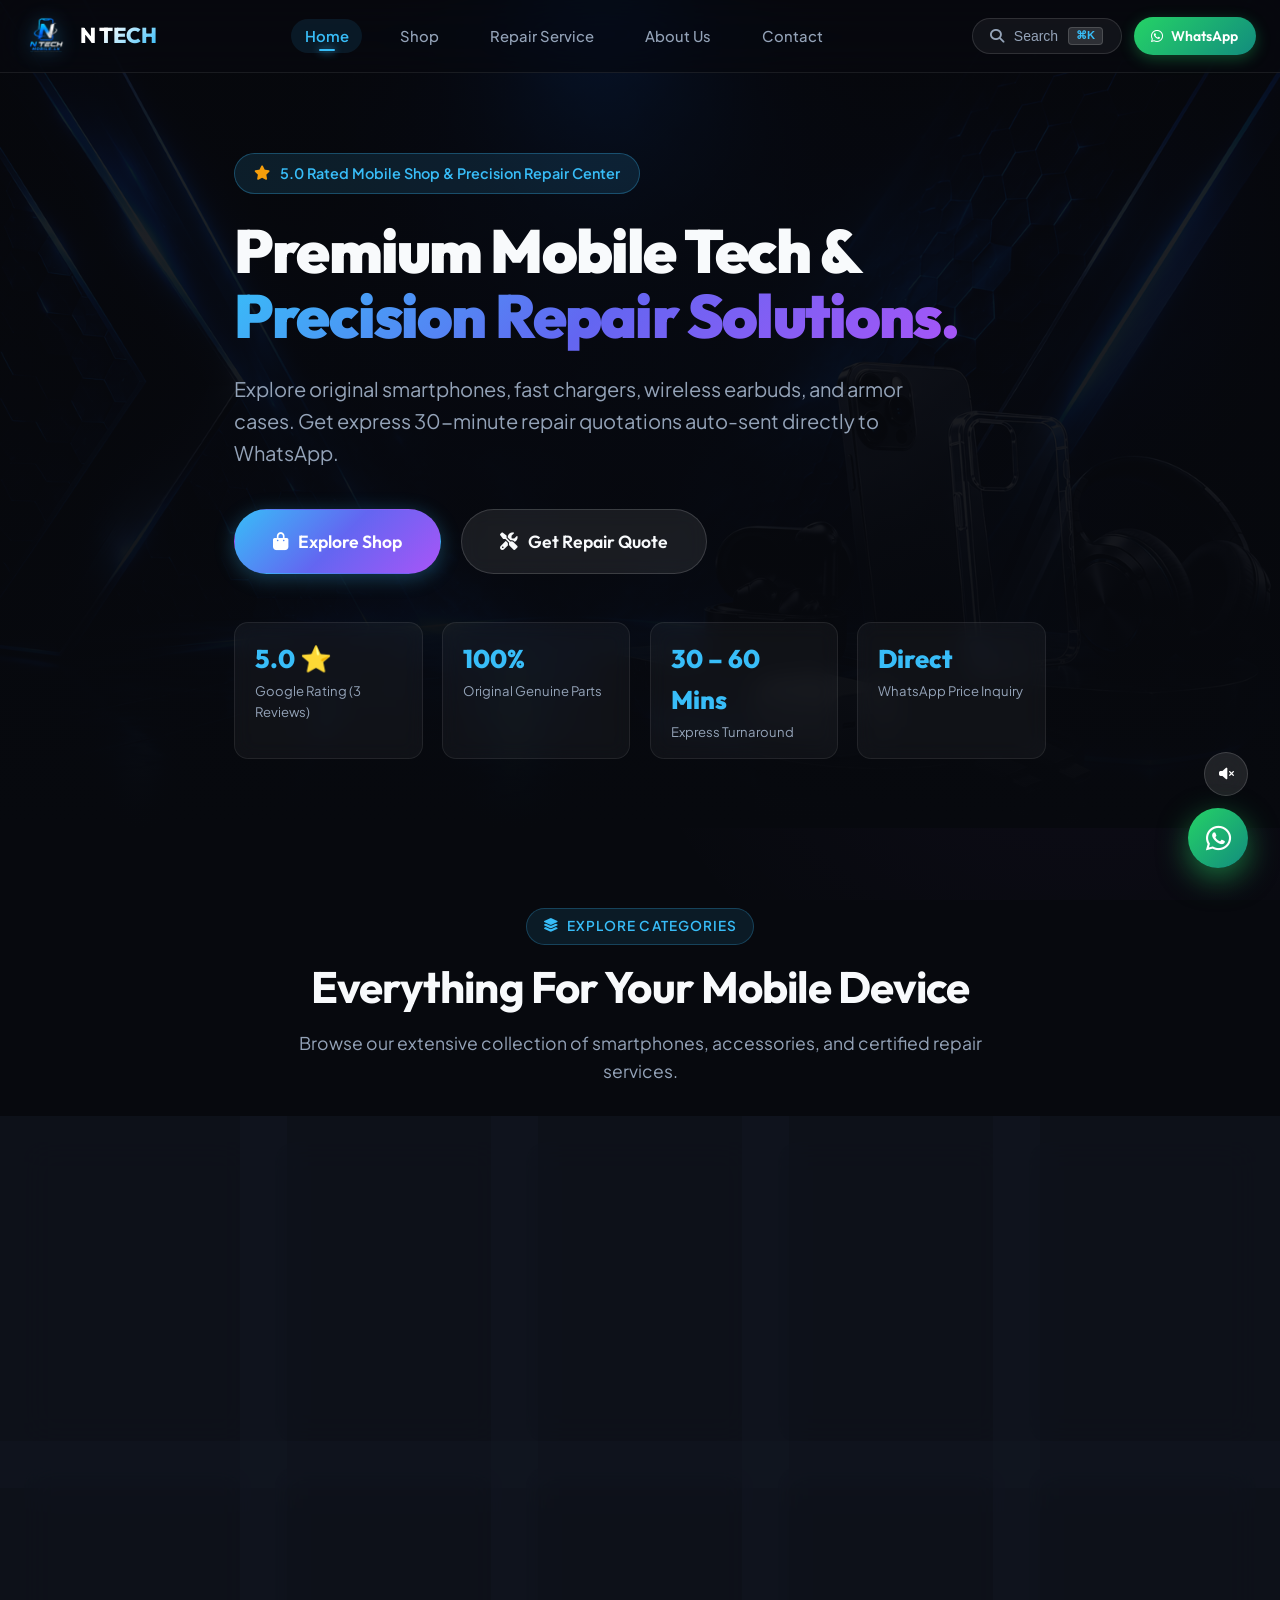
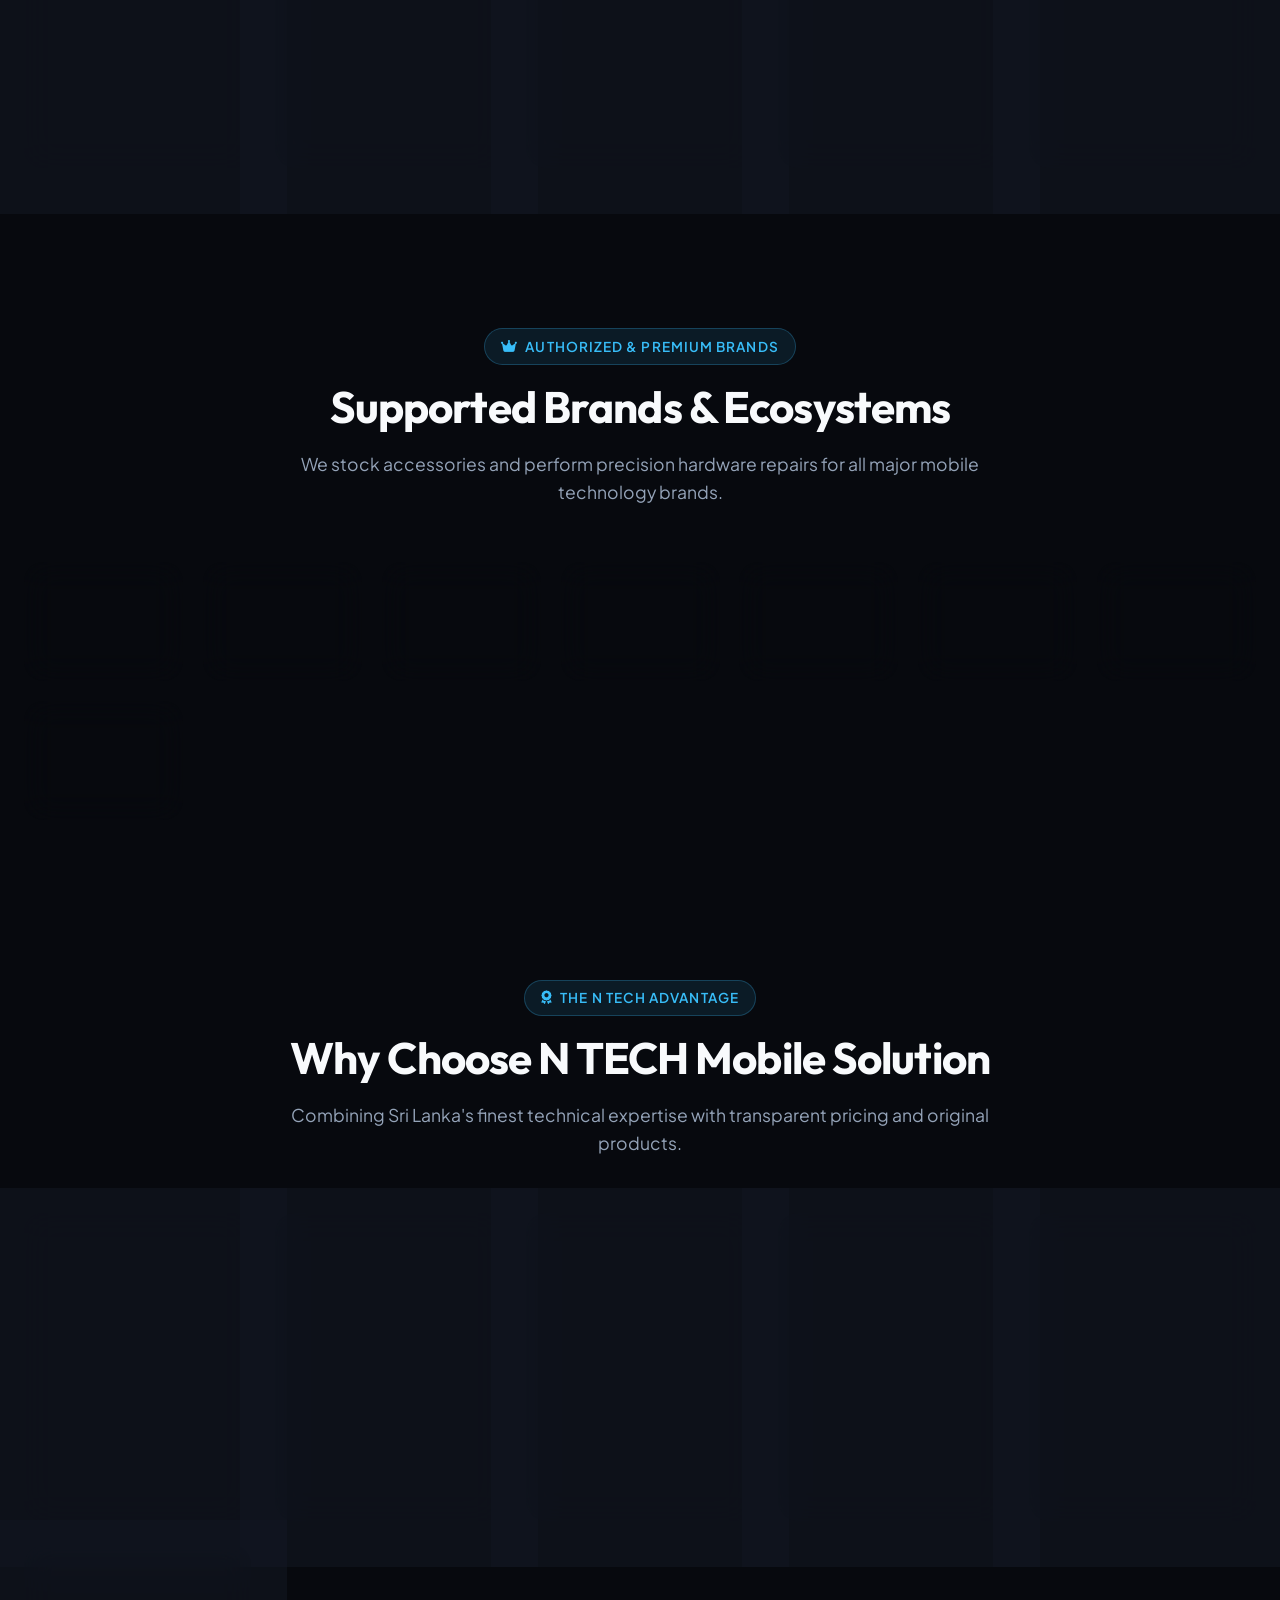
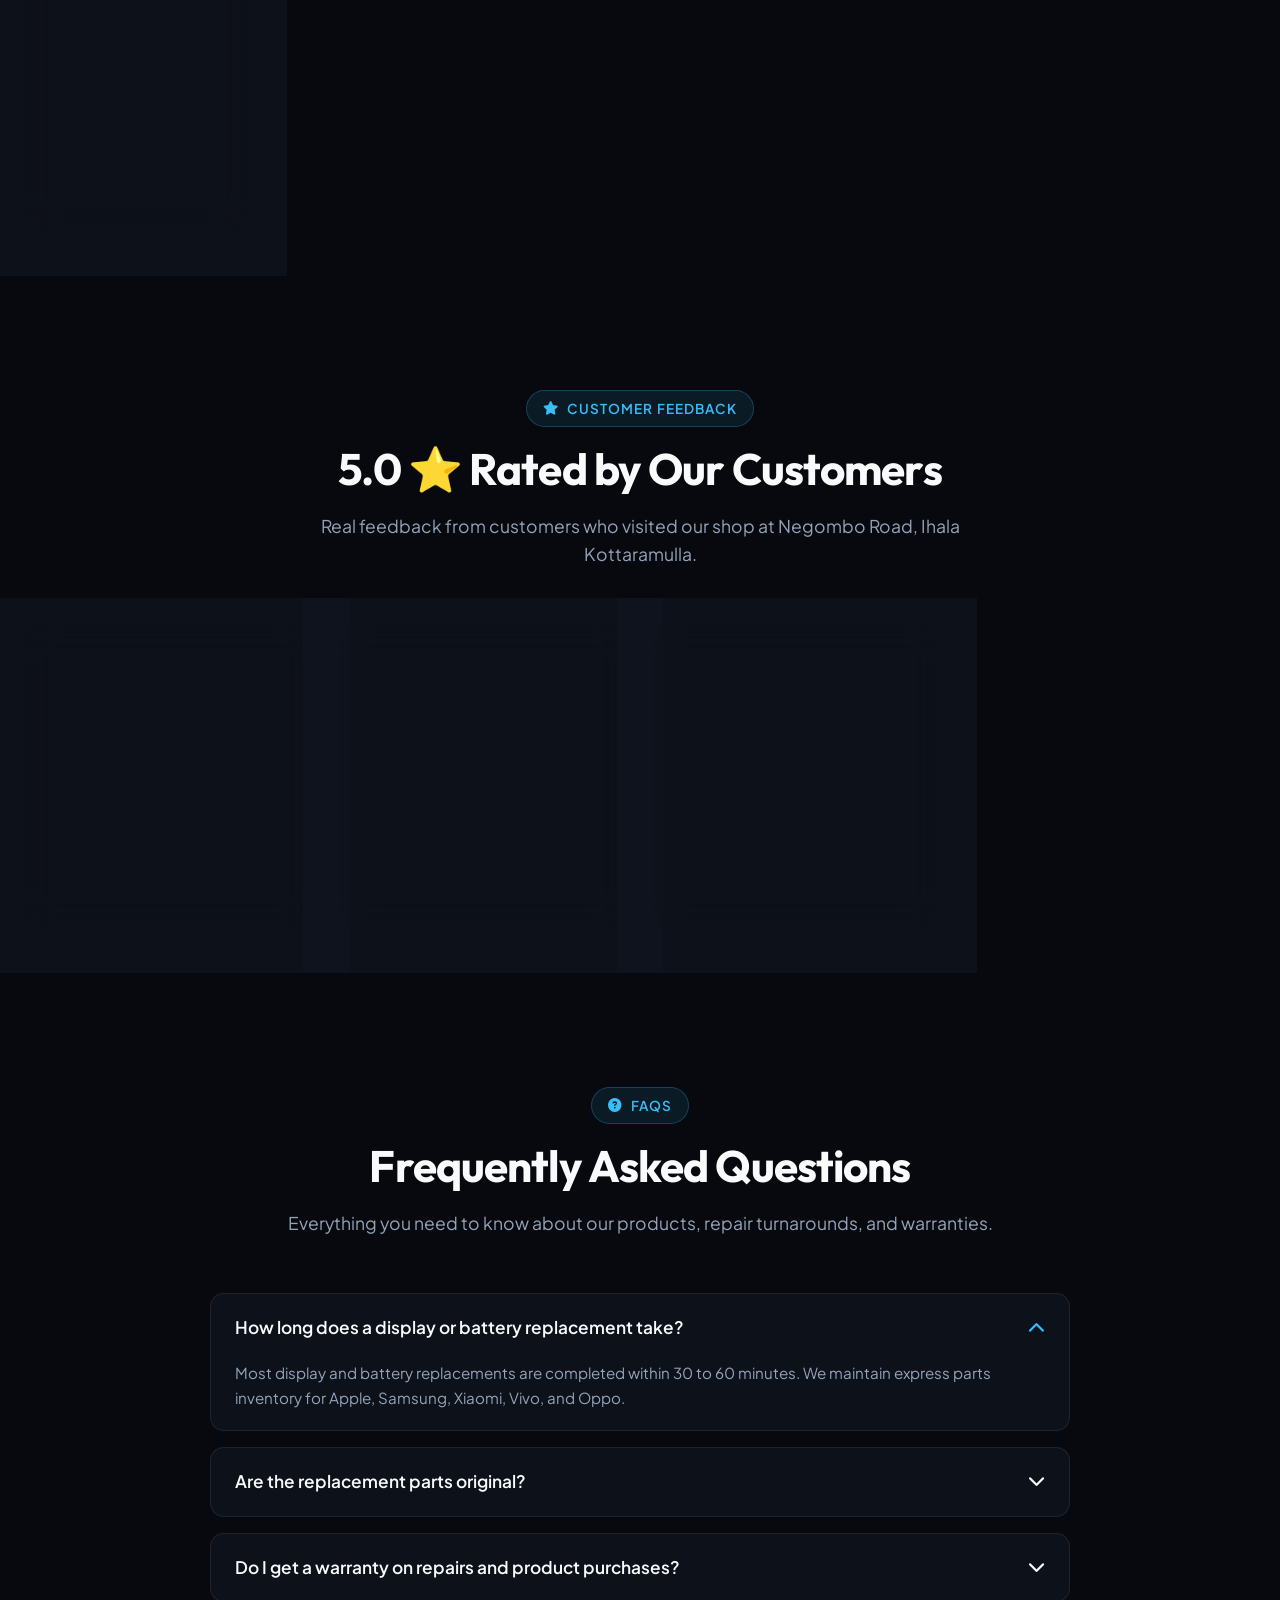
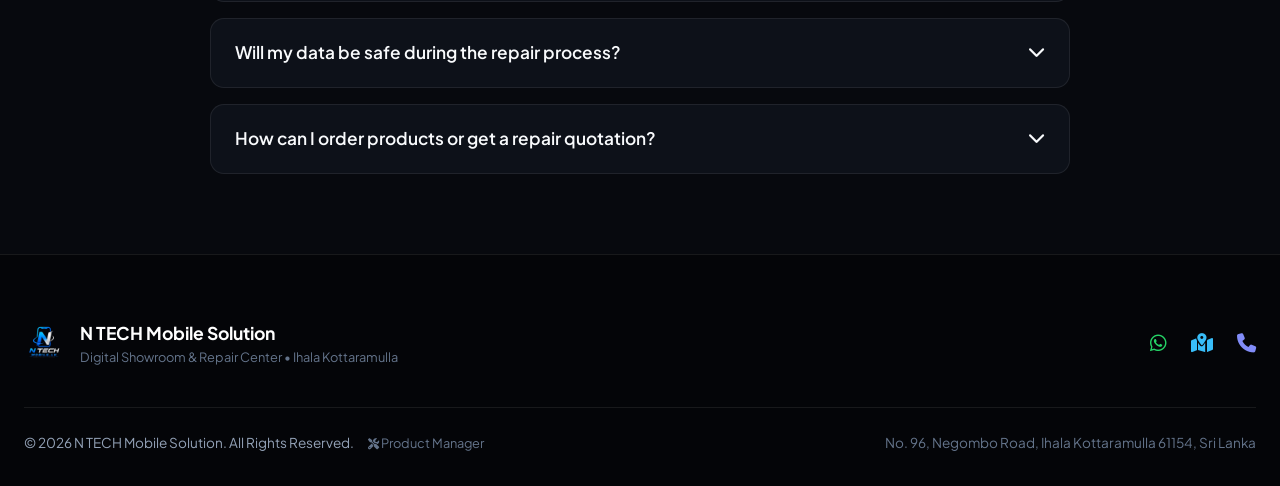
<file: index.html>
<!DOCTYPE html>
<html lang="en">
<head>
    <meta charset="UTF-8">
    <meta name="viewport" content="width=device-width, initial-scale=1.0, maximum-scale=1.0, user-scalable=no, shrink-to-fit=no, viewport-fit=cover">
    <title>N TECH Mobile Solution | Premium Digital Showroom & Precision Mobile Repairs</title>
    <meta name="description" content="N TECH Mobile Solution in Ihala Kottaramulla, Sri Lanka. Premium smartphones, genuine accessories, chargers, earbuds, displays, and express 30-minute mobile repair services. Inquire via WhatsApp.">
    <meta name="keywords" content="N TECH Mobile Solution, Mobile Repair Sri Lanka, Kottaramulla Mobile Shop, iPhone Display Repair, Samsung Battery Replacement, Anker Earbuds, Phone Accessories Negombo Road">

    <!-- Favicon & App Icons -->
    <link rel="apple-touch-icon" sizes="180x180" href="./logo/favicon_io/apple-touch-icon.png">
    <link rel="icon" type="image/png" sizes="32x32" href="./logo/favicon_io/favicon-32x32.png">
    <link rel="icon" type="image/png" sizes="16x16" href="./logo/favicon_io/favicon-16x16.png">
    <link rel="shortcut icon" href="./logo/favicon_io/favicon.ico">
    <link rel="manifest" href="./logo/favicon_io/site.webmanifest">

    <!-- Google Fonts -->
    <link rel="preconnect" href="https://fonts.googleapis.com">
    <link rel="preconnect" href="https://fonts.gstatic.com" crossorigin>
    <link href="https://fonts.googleapis.com/css2?family=Outfit:wght@400;500;600;700;800;900&family=Plus+Jakarta+Sans:wght@400;500;600;700;800&display=swap" rel="stylesheet">

    <!-- Font Awesome 6.5.1 Icons -->
    <link rel="stylesheet" href="https://cdnjs.cloudflare.com/ajax/libs/font-awesome/6.5.1/css/all.min.css">

    <!-- Master Stylesheets -->
    <link rel="stylesheet" href="css/main.css">
    <link rel="stylesheet" href="css/glassmorphism.css">
    <link rel="stylesheet" href="css/components.css">
</head>
<body>

    <!-- SITE HEADER / STICKY NAVBAR -->
    <header class="site-header">
        <div class="container">
            <nav class="navbar">
                <a href="index.html" class="brand-logo">
                    <img src="./logo/favicon_io/apple-touch-icon.png" alt="N TECH Logo" onerror="this.onerror=null; this.src='./logo/favicon_io/android-chrome-192x192.png';">
                    <span class="brand-name">N TECH</span>
                </a>

                <ul class="nav-menu">
                    <li><a href="index.html" class="nav-link active">Home</a></li>
                    <li><a href="shop.html" class="nav-link">Shop</a></li>
                    <li><a href="repair.html" class="nav-link">Repair Service</a></li>
                    <li><a href="about.html#about" class="nav-link">About Us</a></li>
                    <li><a href="about.html#contact" class="nav-link">Contact</a></li>
                </ul>

                <div class="nav-actions">
                    <button class="search-trigger-btn trigger-search-modal" aria-label="Search">
                        <i class="fa-solid fa-magnifying-glass"></i>
                        <span>Search</span>
                        <span class="search-kbd">⌘K</span>
                    </button>

                    <a href="https://wa.me/94712309934?text=Hi%20N%20TECH%20Mobile%20Solution,%20I%20have%20an%20inquiry." target="_blank" class="btn btn-whatsapp btn-sm">
                        <i class="fa-brands fa-whatsapp"></i>
                        <span>WhatsApp</span>
                    </a>

                    <button class="mobile-menu-toggle" id="mobileMenuToggleBtn" aria-label="Toggle Navigation Menu" aria-expanded="false">
                        <i class="fa-solid fa-bars"></i>
                    </button>
                </div>
            </nav>
        </div>
    </header>

    <!-- HERO SECTION WITH AMBIENT VIDEO BACKDROP -->
    <section class="hero-section" id="home">
        <div class="hero-video-wrapper">
            <video class="hero-video" id="heroBgVideo" autoplay loop muted playsinline poster="./background_image/bg_ for_pc.png">
                <source src="./videos/logo_introduction.MP4" type="video/mp4">
            </video>
            <div class="hero-bg-image" style="background-image: url('./background_image/bg_ for_pc.png');"></div>
            <div class="hero-overlay"></div>
        </div>

        <button class="video-control-btn" id="videoToggleBtn" title="Toggle Sound">
            <i class="fa-solid fa-volume-xmark"></i>
        </button>

        <div class="container hero-content">
            <div class="hero-badge-pill animate-float">
                <i class="fa-solid fa-star" style="color: var(--accent-amber);"></i> 5.0 Rated Mobile Shop & Precision Repair Center
            </div>

            <h1 class="hero-title">
                Premium Mobile Tech & <br>
                <span class="text-gradient">Precision Repair Solutions.</span>
            </h1>

            <p class="hero-description">
                Explore original smartphones, fast chargers, wireless earbuds, and armor cases. Get express 30-minute repair quotations auto-sent directly to WhatsApp.
            </p>

            <div class="hero-btn-group">
                <a href="shop.html" class="btn btn-primary btn-lg shimmer-effect">
                    <i class="fa-solid fa-bag-shopping"></i> Explore Shop
                </a>
                <a href="repair.html" class="btn btn-secondary btn-lg">
                    <i class="fa-solid fa-screwdriver-wrench"></i> Get Repair Quote
                </a>
            </div>

            <div class="hero-stats-row">
                <div class="hero-stat-card">
                    <div class="hero-stat-number">5.0 ⭐</div>
                    <div class="hero-stat-label">Google Rating (3 Reviews)</div>
                </div>
                <div class="hero-stat-card">
                    <div class="hero-stat-number">100%</div>
                    <div class="hero-stat-label">Original Genuine Parts</div>
                </div>
                <div class="hero-stat-card">
                    <div class="hero-stat-number">30 – 60 Mins</div>
                    <div class="hero-stat-label">Express Turnaround</div>
                </div>
                <div class="hero-stat-card">
                    <div class="hero-stat-number">Direct</div>
                    <div class="hero-stat-label">WhatsApp Price Inquiry</div>
                </div>
            </div>
        </div>
    </section>

    <!-- SMART UNIVERSAL SEARCH MODAL -->
    <div class="search-modal-backdrop" id="searchModal">
        <div class="search-modal-box">
            <div class="search-input-wrapper">
                <i class="fa-solid fa-magnifying-glass"></i>
                <input type="text" class="search-input-field" id="universalSearchInput" placeholder="Search products, repairs, iPhone, Samsung, chargers, displays...">
                <button class="search-close-btn" id="searchModalClose"><i class="fa-solid fa-xmark"></i></button>
            </div>
            <div class="search-results-container" id="searchResultsList">
                <!-- Search suggestions populated dynamically -->
            </div>
        </div>
    </div>

    <!-- CATEGORIES GRID SECTION -->
    <section class="section-padding" id="categories">
        <div class="container">
            <div class="section-header">
                <span class="tag"><i class="fa-solid fa-layer-group"></i> Explore Categories</span>
                <h2>Everything For Your Mobile Device</h2>
                <p>Browse our extensive collection of smartphones, accessories, and certified repair services.</p>
            </div>

            <div class="category-grid" id="categoriesHomeGrid">
                <!-- Category cards populated by JS -->
            </div>
        </div>
    </section>

    <!-- BRAND SHOWCASE SECTION -->
    <section class="section-padding">
        <div class="container">
            <div class="section-header">
                <span class="tag"><i class="fa-solid fa-crown"></i> Authorized & Premium Brands</span>
                <h2>Supported Brands & Ecosystems</h2>
                <p>We stock accessories and perform precision hardware repairs for all major mobile technology brands.</p>
            </div>

            <div style="display: grid; grid-template-columns: repeat(auto-fill, minmax(140px, 1fr)); gap: 1.25rem; text-align: center;">
                <div class="glass-card" style="padding: 1.5rem;"><i class="fa-brands fa-apple" style="font-size: 2.2rem; color: #fff; margin-bottom: 0.5rem;"></i><div style="font-weight: 700;">Apple</div></div>
                <div class="glass-card" style="padding: 1.5rem;"><i class="fa-solid fa-mobile" style="font-size: 2.2rem; color: var(--accent-cyan); margin-bottom: 0.5rem;"></i><div style="font-weight: 700;">Samsung</div></div>
                <div class="glass-card" style="padding: 1.5rem;"><i class="fa-solid fa-microchip" style="font-size: 2.2rem; color: var(--accent-amber); margin-bottom: 0.5rem;"></i><div style="font-weight: 700;">Xiaomi</div></div>
                <div class="glass-card" style="padding: 1.5rem;"><i class="fa-solid fa-plug" style="font-size: 2.2rem; color: var(--accent-emerald); margin-bottom: 0.5rem;"></i><div style="font-weight: 700;">Anker</div></div>
                <div class="glass-card" style="padding: 1.5rem;"><i class="fa-solid fa-headphones" style="font-size: 2.2rem; color: var(--accent-purple); margin-bottom: 0.5rem;"></i><div style="font-weight: 700;">JBL</div></div>
                <div class="glass-card" style="padding: 1.5rem;"><i class="fa-solid fa-bolt" style="font-size: 2.2rem; color: var(--accent-pink); margin-bottom: 0.5rem;"></i><div style="font-weight: 700;">Baseus</div></div>
                <div class="glass-card" style="padding: 1.5rem;"><i class="fa-brands fa-google" style="font-size: 2.2rem; color: var(--accent-cyan); margin-bottom: 0.5rem;"></i><div style="font-weight: 700;">Google Pixel</div></div>
                <div class="glass-card" style="padding: 1.5rem;"><i class="fa-solid fa-plus" style="font-size: 2.2rem; color: #ff0000; margin-bottom: 0.5rem;"></i><div style="font-weight: 700;">OnePlus</div></div>
            </div>
        </div>
    </section>

    <!-- WHY CHOOSE US SECTION -->
    <section class="section-padding">
        <div class="container">
            <div class="section-header">
                <span class="tag"><i class="fa-solid fa-award"></i> The N TECH Advantage</span>
                <h2>Why Choose N TECH Mobile Solution</h2>
                <p>Combining Sri Lanka's finest technical expertise with transparent pricing and original products.</p>
            </div>

            <div class="category-grid" id="whyChooseUsGrid">
                <!-- Rendered dynamically -->
            </div>
        </div>
    </section>

    <!-- CUSTOMER REVIEWS SECTION -->
    <section class="section-padding" id="reviews">
        <div class="container">
            <div class="section-header">
                <span class="tag"><i class="fa-solid fa-star"></i> Customer Feedback</span>
                <h2>5.0 ⭐ Rated by Our Customers</h2>
                <p>Real feedback from customers who visited our shop at Negombo Road, Ihala Kottaramulla.</p>
            </div>

            <div class="reviews-grid" id="customerReviewsGrid">
                <!-- Reviews rendered dynamically -->
            </div>
        </div>
    </section>

    <!-- FAQ SECTION -->
    <section class="section-padding" id="faq">
        <div class="container">
            <div class="section-header">
                <span class="tag"><i class="fa-solid fa-circle-question"></i> FAQs</span>
                <h2>Frequently Asked Questions</h2>
                <p>Everything you need to know about our products, repair turnarounds, and warranties.</p>
            </div>

            <div class="faq-accordion" id="faqAccordionContainer">
                <!-- FAQs rendered dynamically -->
            </div>
        </div>
    </section>

    <!-- PRODUCT DETAIL MODAL (needed for search results on home page) -->
    <div class="modal-backdrop" id="productModal">
        <div class="modal-content-box" id="productModalContent">
            <!-- Modal Content rendered dynamically -->
        </div>
    </div>

    <!-- MOBILE BOTTOM NAVIGATION BAR -->
    <div class="mobile-bottom-bar">
        <a href="index.html" class="mobile-bottom-item active">
            <i class="fa-solid fa-house"></i>
            <span>Home</span>
        </a>
        <a href="shop.html" class="mobile-bottom-item">
            <i class="fa-solid fa-bag-shopping"></i>
            <span>Shop</span>
        </a>
        <a href="repair.html" class="mobile-bottom-item">
            <i class="fa-solid fa-screwdriver-wrench"></i>
            <span>Repair</span>
        </a>
        <a href="#" class="mobile-bottom-item trigger-search-modal">
            <i class="fa-solid fa-magnifying-glass"></i>
            <span>Search</span>
        </a>
        <a href="https://wa.me/94712309934" target="_blank" class="mobile-bottom-item">
            <i class="fa-brands fa-whatsapp" style="color: #25D366;"></i>
            <span>WhatsApp</span>
        </a>
    </div>

    <!-- FLOATING WHATSAPP CTA & BACK TO TOP BUTTON -->
    <a href="https://wa.me/94712309934?text=Hi%20N%20TECH%20Mobile%20Solution,%20I%20have%20an%20inquiry." target="_blank" class="floating-whatsapp-btn" title="Chat on WhatsApp">
        <i class="fa-brands fa-whatsapp"></i>
    </a>

    <button id="backToTopBtn" class="back-to-top-btn" title="Back to Top">
        <i class="fa-solid fa-arrow-up"></i>
    </button>

    <!-- FOOTER -->
    <footer class="site-footer">
        <div class="container">
            <div style="display: flex; flex-wrap: wrap; justify-content: space-between; align-items: center; gap: 2rem; padding-bottom: 2.5rem; border-bottom: 1px solid var(--border-glass);">
                <div style="display: flex; align-items: center; gap: 1rem;">
                    <img src="./logo/favicon_io/android-chrome-192x192.png" alt="N TECH Logo" style="height: 40px;" onerror="this.onerror=null; this.src='./logo/favicon_io/apple-touch-icon.png';">
                    <div>
                        <strong style="color: #fff; font-size: 1.1rem;">N TECH Mobile Solution</strong>
                        <div style="font-size: 0.8rem; color: var(--text-dim);">Digital Showroom & Repair Center • Ihala Kottaramulla</div>
                    </div>
                </div>

                <div style="display: flex; gap: 1.5rem; font-size: 1.2rem;">
                    <a href="https://wa.me/94712309934" target="_blank" style="color: #25D366;"><i class="fa-brands fa-whatsapp"></i></a>
                    <a href="https://maps.app.goo.gl/EK1Euto6gXmWAENE9" target="_blank" style="color: var(--accent-cyan);"><i class="fa-solid fa-map-location-dot"></i></a>
                    <a href="tel:+94712309934" style="color: var(--accent-purple);"><i class="fa-solid fa-phone"></i></a>
                </div>
            </div>

            <div style="display: flex; flex-wrap: wrap; justify-content: space-between; align-items: center; padding-top: 1.5rem; font-size: 0.85rem;">
                <div>
                    © 2026 N TECH Mobile Solution. All Rights Reserved. <a href="admin.html" style="color: var(--text-dim); text-decoration: none; font-size: 0.8rem; margin-left: 0.75rem;"><i class="fa-solid fa-screwdriver-wrench" style="font-size:0.7rem;"></i> Product Manager</a>
                </div>
                <div style="color: var(--text-dim);">
                    No. 96, Negombo Road, Ihala Kottaramulla 61154, Sri Lanka
                </div>
            </div>
        </div>
    </footer>

    <!-- JavaScript Core Modules -->
    <script src="js/data.js"></script>
    <script src="js/search.js"></script>
    <script src="js/repair-wizard.js"></script>
    <script src="js/shop.js"></script>
    <script src="js/main.js"></script>
</body>
</html>
</file>
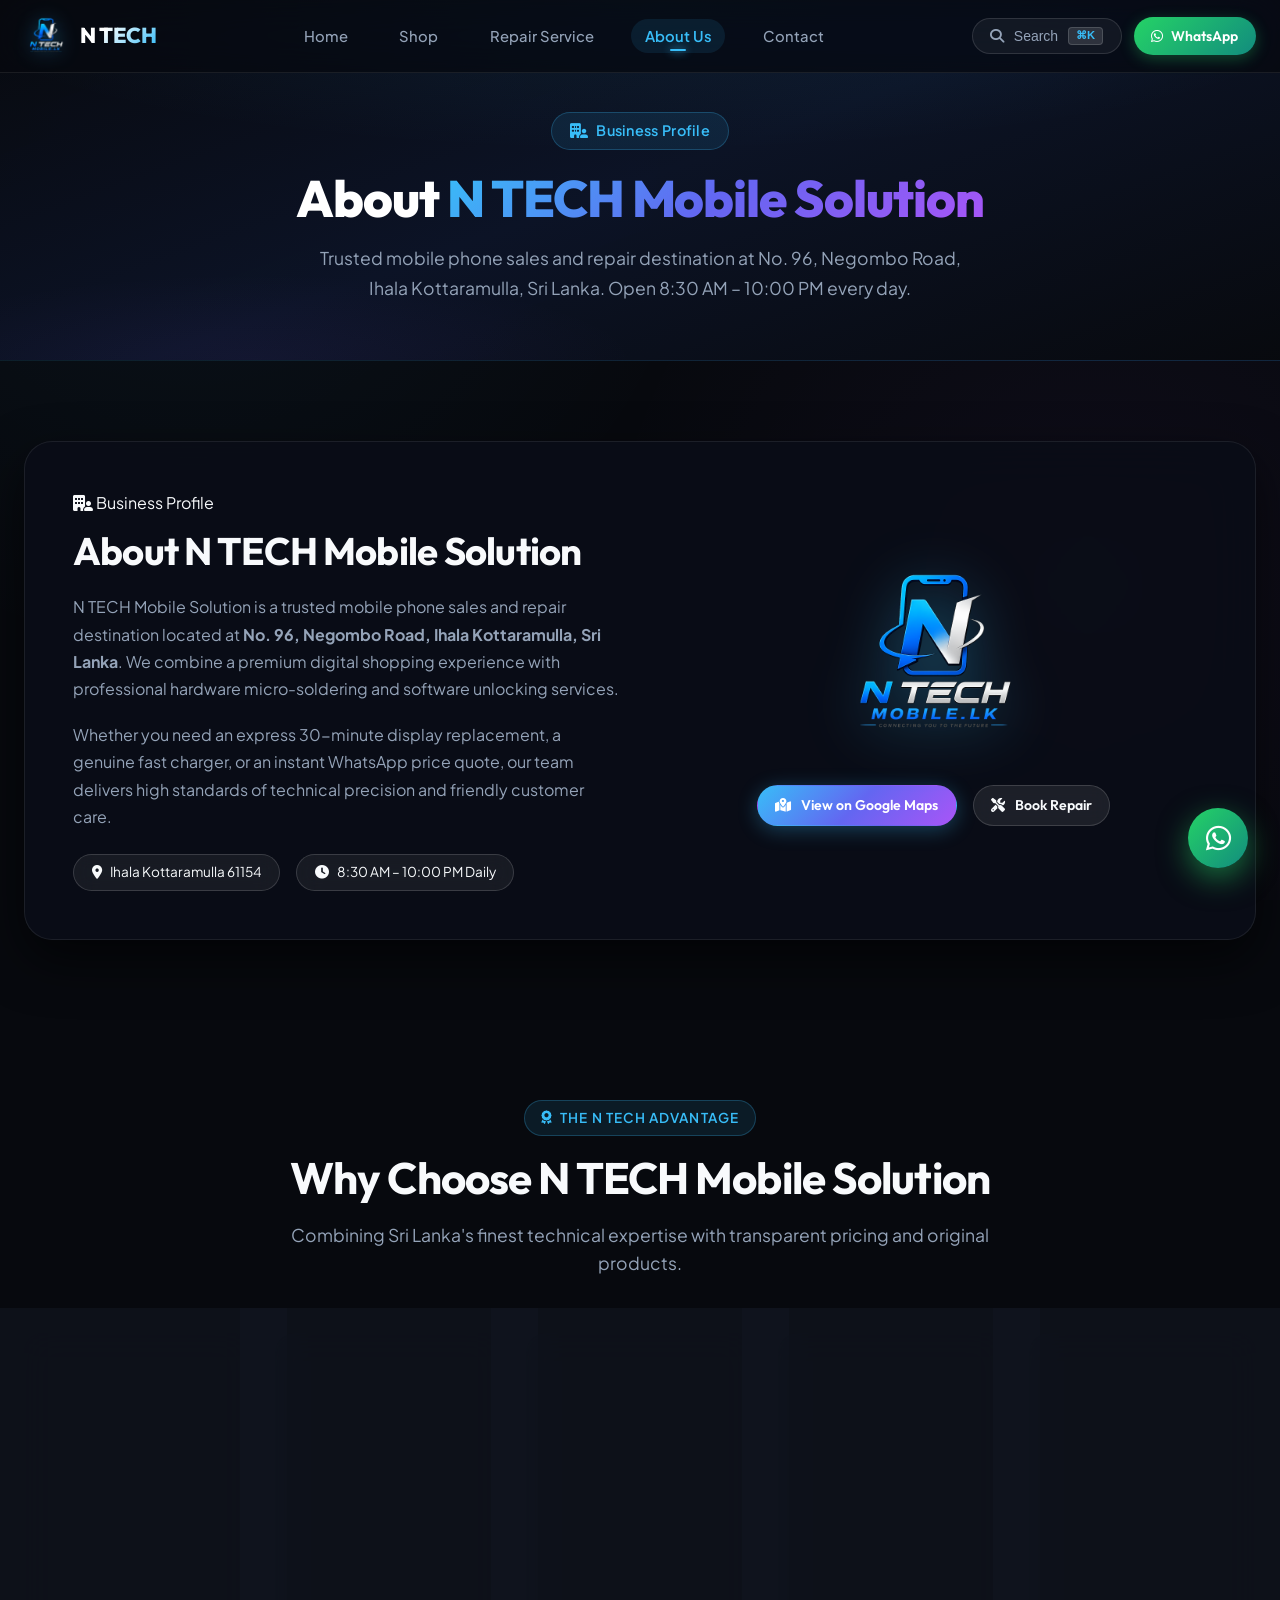
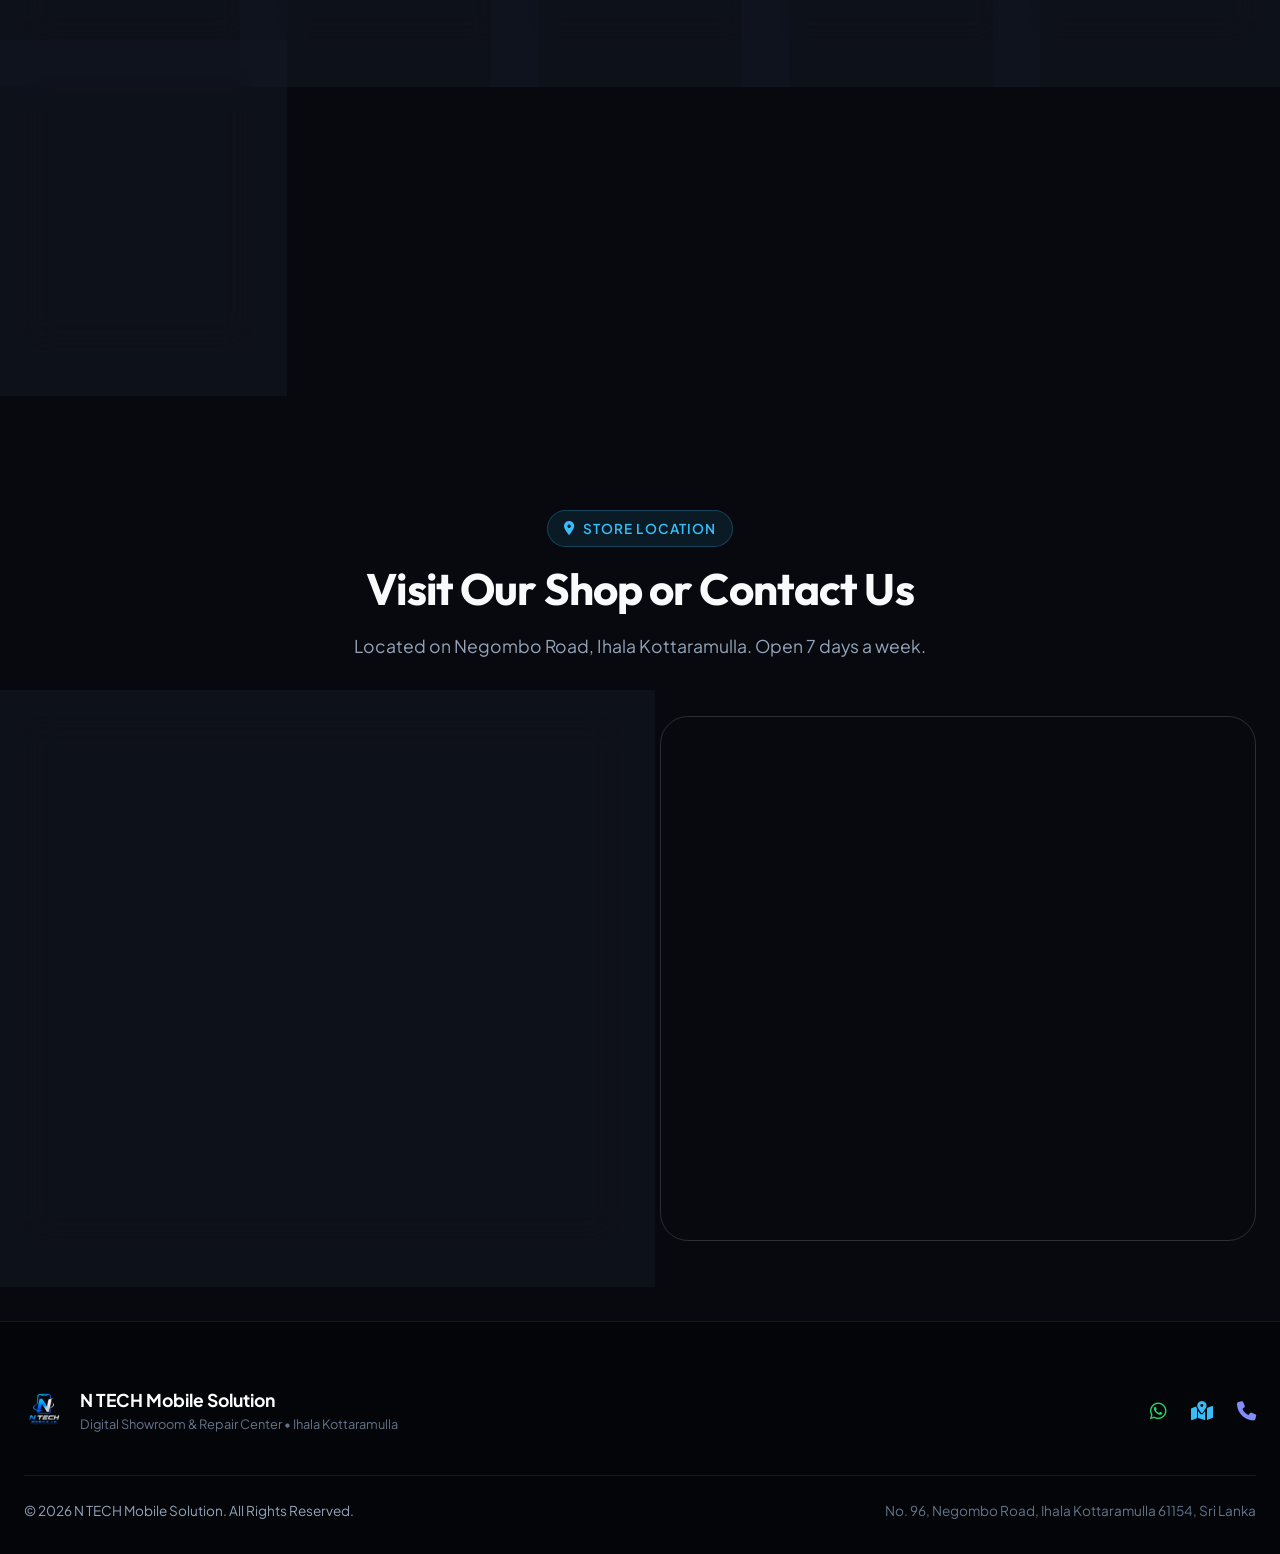
<file: about.html>
<!DOCTYPE html>
<html lang="en">
<head>
    <meta charset="UTF-8">
    <meta name="viewport" content="width=device-width, initial-scale=1.0, maximum-scale=1.0, user-scalable=no, shrink-to-fit=no, viewport-fit=cover">
    <title>About Us & Contact | N TECH Mobile Solution – Ihala Kottaramulla, Sri Lanka</title>
    <meta name="description" content="N TECH Mobile Solution is located at No. 96, Negombo Road, Ihala Kottaramulla 61154, Sri Lanka. Open 8:30 AM–10:00 PM daily. Contact us via WhatsApp +94 71 230 9934 or visit Google Maps.">
    <meta name="keywords" content="N TECH Mobile Solution Address, Contact Mobile Shop Sri Lanka, Ihala Kottaramulla Mobile Shop, Google Maps N TECH">

    <!-- Favicon & App Icons -->
    <link rel="apple-touch-icon" sizes="180x180" href="./logo/favicon_io/apple-touch-icon.png">
    <link rel="icon" type="image/png" sizes="32x32" href="./logo/favicon_io/favicon-32x32.png">
    <link rel="icon" type="image/png" sizes="16x16" href="./logo/favicon_io/favicon-16x16.png">
    <link rel="shortcut icon" href="./logo/favicon_io/favicon.ico">
    <link rel="manifest" href="./logo/favicon_io/site.webmanifest">

    <!-- Google Fonts -->
    <link rel="preconnect" href="https://fonts.googleapis.com">
    <link rel="preconnect" href="https://fonts.gstatic.com" crossorigin>
    <link href="https://fonts.googleapis.com/css2?family=Outfit:wght@400;500;600;700;800;900&family=Plus+Jakarta+Sans:wght@400;500;600;700;800&display=swap" rel="stylesheet">

    <!-- Font Awesome 6.5.1 Icons -->
    <link rel="stylesheet" href="https://cdnjs.cloudflare.com/ajax/libs/font-awesome/6.5.1/css/all.min.css">

    <!-- Master Stylesheets -->
    <link rel="stylesheet" href="css/main.css">
    <link rel="stylesheet" href="css/glassmorphism.css">
    <link rel="stylesheet" href="css/components.css">
</head>
<body>

    <!-- SITE HEADER / STICKY NAVBAR -->
    <header class="site-header">
        <div class="container">
            <nav class="navbar">
                <a href="index.html" class="brand-logo">
                    <img src="./logo/favicon_io/apple-touch-icon.png" alt="N TECH Logo" onerror="this.onerror=null; this.src='./logo/favicon_io/android-chrome-192x192.png';">
                    <span class="brand-name">N TECH</span>
                </a>

                <ul class="nav-menu">
                    <li><a href="index.html" class="nav-link">Home</a></li>
                    <li><a href="shop.html" class="nav-link">Shop</a></li>
                    <li><a href="repair.html" class="nav-link">Repair Service</a></li>
                    <li><a href="about.html#about" class="nav-link active">About Us</a></li>
                    <li><a href="about.html#contact" class="nav-link">Contact</a></li>
                </ul>

                <div class="nav-actions">
                    <button class="search-trigger-btn trigger-search-modal" aria-label="Search">
                        <i class="fa-solid fa-magnifying-glass"></i>
                        <span>Search</span>
                        <span class="search-kbd">⌘K</span>
                    </button>

                    <a href="https://wa.me/94712309934?text=Hi%20N%20TECH%20Mobile%20Solution,%20I%20have%20an%20inquiry." target="_blank" class="btn btn-whatsapp btn-sm">
                        <i class="fa-brands fa-whatsapp"></i>
                        <span>WhatsApp</span>
                    </a>

                    <button class="mobile-menu-toggle" id="mobileMenuToggleBtn" aria-label="Toggle Navigation Menu" aria-expanded="false">
                        <i class="fa-solid fa-bars"></i>
                    </button>
                </div>
            </nav>
        </div>
    </header>

    <!-- SMART UNIVERSAL SEARCH MODAL -->
    <div class="search-modal-backdrop" id="searchModal">
        <div class="search-modal-box">
            <div class="search-input-wrapper">
                <i class="fa-solid fa-magnifying-glass"></i>
                <input type="text" class="search-input-field" id="universalSearchInput" placeholder="Search products, repairs, iPhone, Samsung, chargers, displays...">
                <button class="search-close-btn" id="searchModalClose"><i class="fa-solid fa-xmark"></i></button>
            </div>
            <div class="search-results-container" id="searchResultsList">
                <!-- Search suggestions populated dynamically -->
            </div>
        </div>
    </div>

    <!-- PAGE HERO BANNER -->
    <section class="page-hero-banner">
        <div class="container">
            <span class="tag"><i class="fa-solid fa-building-user"></i> Business Profile</span>
            <h1>About <span class="text-gradient">N TECH Mobile Solution</span></h1>
            <p>Trusted mobile phone sales and repair destination at No. 96, Negombo Road, Ihala Kottaramulla, Sri Lanka. Open 8:30 AM – 10:00 PM every day.</p>
        </div>
    </section>

    <!-- ABOUT SECTION -->
    <section class="section-padding" id="about">
        <div class="container">
            <div class="glass-container" style="padding: 3rem;">
                <div class="about-grid contact-wrapper">
                    <div>
                        <span class="tag"><i class="fa-solid fa-building-user"></i> Business Profile</span>
                        <h2 style="font-size: 2.4rem; margin-top: 0.8rem; margin-bottom: 1.2rem;">About N TECH Mobile Solution</h2>
                        <p style="color: var(--text-muted); line-height: 1.7; margin-bottom: 1.2rem;">
                            N TECH Mobile Solution is a trusted mobile phone sales and repair destination located at <strong>No. 96, Negombo Road, Ihala Kottaramulla, Sri Lanka</strong>. We combine a premium digital shopping experience with professional hardware micro-soldering and software unlocking services.
                        </p>
                        <p style="color: var(--text-muted); line-height: 1.7; margin-bottom: 1.5rem;">
                            Whether you need an express 30-minute display replacement, a genuine fast charger, or an instant WhatsApp price quote, our team delivers high standards of technical precision and friendly customer care.
                        </p>

                        <div style="display: flex; gap: 1rem; flex-wrap: wrap;">
                            <div class="glass-pill"><i class="fa-solid fa-location-dot"></i> Ihala Kottaramulla 61154</div>
                            <div class="glass-pill"><i class="fa-solid fa-clock"></i> 8:30 AM – 10:00 PM Daily</div>
                        </div>
                    </div>
                    <div style="text-align: center;">
                        <img src="./logo/favicon_io/android-chrome-512x512.png" alt="N TECH Mobile Solution Shop Logo" style="max-width: 200px; width: 100%; filter: drop-shadow(0 10px 30px rgba(56, 189, 248, 0.4)); margin-bottom: 1.5rem;" onerror="this.onerror=null; this.src='./logo/favicon_io/android-chrome-192x192.png';">
                        <div style="display: flex; justify-content: center; gap: 1rem; flex-wrap: wrap;">
                            <a href="https://maps.app.goo.gl/EK1Euto6gXmWAENE9" target="_blank" class="btn btn-primary btn-sm">
                                <i class="fa-solid fa-map-location-dot"></i> View on Google Maps
                            </a>
                            <a href="repair.html" class="btn btn-secondary btn-sm">
                                <i class="fa-solid fa-screwdriver-wrench"></i> Book Repair
                            </a>
                        </div>
                    </div>
                </div>
            </div>
        </div>
    </section>

    <!-- WHY CHOOSE US SECTION -->
    <section class="section-padding">
        <div class="container">
            <div class="section-header">
                <span class="tag"><i class="fa-solid fa-award"></i> The N TECH Advantage</span>
                <h2>Why Choose N TECH Mobile Solution</h2>
                <p>Combining Sri Lanka's finest technical expertise with transparent pricing and original products.</p>
            </div>

            <div class="category-grid" id="whyChooseUsGrid">
                <!-- Rendered dynamically -->
            </div>
        </div>
    </section>

    <!-- CONTACT & LOCATION SECTION -->
    <section class="section-padding" id="contact">
        <div class="container">
            <div class="section-header">
                <span class="tag"><i class="fa-solid fa-location-dot"></i> Store Location</span>
                <h2>Visit Our Shop or Contact Us</h2>
                <p>Located on Negombo Road, Ihala Kottaramulla. Open 7 days a week.</p>
            </div>

            <div class="contact-wrapper">
                <div class="glass-card contact-info-card">
                    <div id="liveHoursBadge" style="margin-bottom: 1.8rem;">
                        <!-- Live opening hours badge -->
                    </div>

                    <div class="contact-detail-item">
                        <div class="contact-detail-icon"><i class="fa-solid fa-shop"></i></div>
                        <div>
                            <strong style="display: block; font-size: 1.1rem;">N TECH Mobile Solution</strong>
                            <span style="color: var(--text-muted); font-size: 0.92rem;">Mobile Phone Store, Accessories & Repair Center</span>
                        </div>
                    </div>

                    <div class="contact-detail-item">
                        <div class="contact-detail-icon"><i class="fa-solid fa-location-dot"></i></div>
                        <div>
                            <strong style="display: block; font-size: 1rem;">Address</strong>
                            <span style="color: var(--text-muted); font-size: 0.92rem;">No. 96, Negombo Road, Ihala Kottaramulla 61154, Sri Lanka</span>
                        </div>
                    </div>

                    <div class="contact-detail-item">
                        <div class="contact-detail-icon"><i class="fa-solid fa-phone"></i></div>
                        <div>
                            <strong style="display: block; font-size: 1rem;">Phone / WhatsApp Hotline</strong>
                            <a href="https://wa.me/94712309934" target="_blank" style="color: var(--accent-cyan); font-size: 1.05rem; font-weight: 700; text-decoration: none;">
                                +94 71 230 9934
                            </a>
                        </div>
                    </div>

                    <div class="contact-detail-item">
                        <div class="contact-detail-icon"><i class="fa-regular fa-clock"></i></div>
                        <div>
                            <strong style="display: block; font-size: 1rem;">Opening Hours</strong>
                            <span style="color: var(--text-muted); font-size: 0.92rem;">8:30 AM – 10:00 PM (Everyday)</span>
                        </div>
                    </div>

                    <div style="margin-top: 2rem;">
                        <a href="https://wa.me/94712309934?text=Hi%20N%20TECH%20Mobile%20Solution,%20I%20would%20like%20to%20visit%20your%20shop." target="_blank" class="btn-order-whatsapp shimmer-effect" style="width: 100%; padding: 0.95rem 1.5rem; font-size: 1.05rem;">
                            <i class="fa-brands fa-whatsapp" style="font-size: 1.25rem;"></i> Chat Direct on WhatsApp
                        </a>
                    </div>
                </div>

                <div class="map-container">
                    <iframe
                        src="https://www.google.com/maps/embed?pb=!1m18!1m12!1m3!1d3956.766984814864!2d79.8707585!3d7.3799911!2m3!1f0!2f0!3f0!3m2!1i1024!2i768!4f13.1!3m3!1m2!1s0x3ae2c30a9f3a6897%3A0x40c5d64a2f8ee4b8!2sN%20TECH%20Mobile%20Solution!5e0!3m2!1sen!2slk!4v1700000000000!5m2!1sen!2slk"
                        width="100%"
                        height="100%"
                        style="border:0; min-height: 380px; filter: drop-shadow(0 0 10px rgba(0,0,0,0.5));"
                        allowfullscreen=""
                        loading="lazy"
                        referrerpolicy="no-referrer-when-downgrade">
                    </iframe>
                </div>
            </div>
        </div>
    </section>

    <!-- PRODUCT DETAIL MODAL (needed for search results) -->
    <div class="modal-backdrop" id="productModal">
        <div class="modal-content-box" id="productModalContent">
            <!-- Modal Content rendered dynamically -->
        </div>
    </div>

    <!-- MOBILE BOTTOM NAVIGATION BAR -->
    <div class="mobile-bottom-bar">
        <a href="index.html" class="mobile-bottom-item">
            <i class="fa-solid fa-house"></i>
            <span>Home</span>
        </a>
        <a href="shop.html" class="mobile-bottom-item">
            <i class="fa-solid fa-bag-shopping"></i>
            <span>Shop</span>
        </a>
        <a href="repair.html" class="mobile-bottom-item">
            <i class="fa-solid fa-screwdriver-wrench"></i>
            <span>Repair</span>
        </a>
        <a href="#" class="mobile-bottom-item trigger-search-modal">
            <i class="fa-solid fa-magnifying-glass"></i>
            <span>Search</span>
        </a>
        <a href="https://wa.me/94712309934" target="_blank" class="mobile-bottom-item">
            <i class="fa-brands fa-whatsapp" style="color: #25D366;"></i>
            <span>WhatsApp</span>
        </a>
    </div>

    <!-- FLOATING WHATSAPP CTA & BACK TO TOP BUTTON -->
    <a href="https://wa.me/94712309934?text=Hi%20N%20TECH%20Mobile%20Solution,%20I%20have%20an%20inquiry." target="_blank" class="floating-whatsapp-btn" title="Chat on WhatsApp">
        <i class="fa-brands fa-whatsapp"></i>
    </a>

    <button id="backToTopBtn" class="back-to-top-btn" title="Back to Top">
        <i class="fa-solid fa-arrow-up"></i>
    </button>

    <!-- FOOTER -->
    <footer class="site-footer">
        <div class="container">
            <div style="display: flex; flex-wrap: wrap; justify-content: space-between; align-items: center; gap: 2rem; padding-bottom: 2.5rem; border-bottom: 1px solid var(--border-glass);">
                <div style="display: flex; align-items: center; gap: 1rem;">
                    <img src="./logo/favicon_io/android-chrome-192x192.png" alt="N TECH Logo" style="height: 40px;" onerror="this.onerror=null; this.src='./logo/favicon_io/apple-touch-icon.png';">
                    <div>
                        <strong style="color: #fff; font-size: 1.1rem;">N TECH Mobile Solution</strong>
                        <div style="font-size: 0.8rem; color: var(--text-dim);">Digital Showroom & Repair Center • Ihala Kottaramulla</div>
                    </div>
                </div>

                <div style="display: flex; gap: 1.5rem; font-size: 1.2rem;">
                    <a href="https://wa.me/94712309934" target="_blank" style="color: #25D366;"><i class="fa-brands fa-whatsapp"></i></a>
                    <a href="https://maps.app.goo.gl/EK1Euto6gXmWAENE9" target="_blank" style="color: var(--accent-cyan);"><i class="fa-solid fa-map-location-dot"></i></a>
                    <a href="tel:+94712309934" style="color: var(--accent-purple);"><i class="fa-solid fa-phone"></i></a>
                </div>
            </div>

            <div style="display: flex; flex-wrap: wrap; justify-content: space-between; align-items: center; padding-top: 1.5rem; font-size: 0.85rem;">
                <div>
                    © 2026 N TECH Mobile Solution. All Rights Reserved.
                </div>
                <div style="color: var(--text-dim);">
                    No. 96, Negombo Road, Ihala Kottaramulla 61154, Sri Lanka
                </div>
            </div>
        </div>
    </footer>

    <!-- JavaScript Core Modules -->
    <script src="js/data.js"></script>
    <script src="js/search.js"></script>
    <script src="js/repair-wizard.js"></script>
    <script src="js/shop.js"></script>
    <script src="js/main.js"></script>
</body>
</html>
</file>
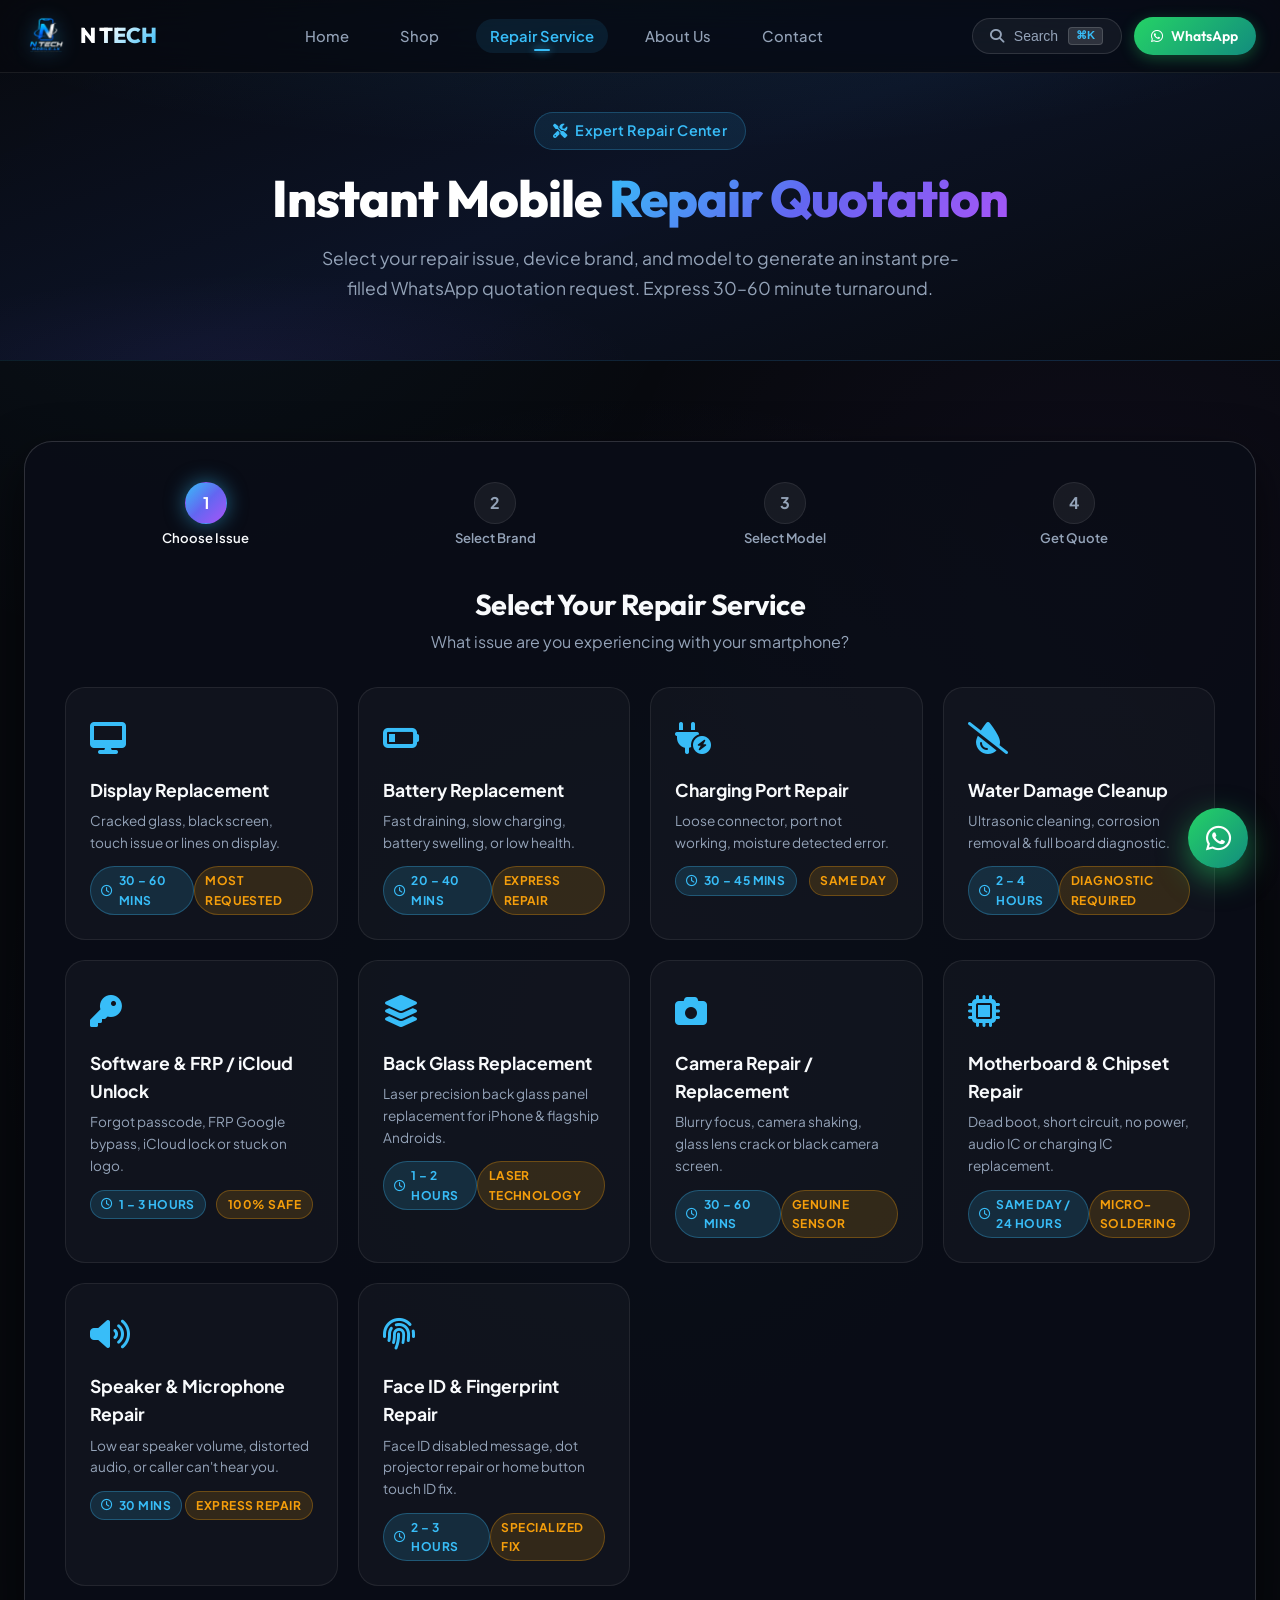
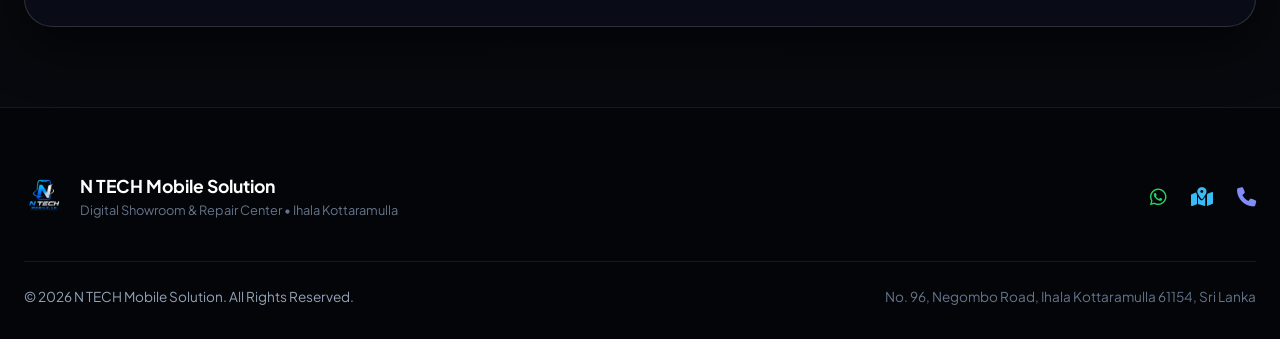
<file: repair.html>
<!DOCTYPE html>
<html lang="en">
<head>
    <meta charset="UTF-8">
    <meta name="viewport" content="width=device-width, initial-scale=1.0, maximum-scale=1.0, user-scalable=no, shrink-to-fit=no, viewport-fit=cover">
    <title>Repair Service | N TECH Mobile Solution – Instant WhatsApp Repair Quotation</title>
    <meta name="description" content="Get an instant WhatsApp repair quotation from N TECH Mobile Solution. Display replacements, battery repairs, charging port fixes, and more. Express 30–60 min turnaround in Ihala Kottaramulla.">
    <meta name="keywords" content="Mobile Repair Sri Lanka, iPhone Screen Repair Kottaramulla, Samsung Battery Replacement, Charging Port Fix, WhatsApp Repair Quote N TECH">

    <!-- Favicon & App Icons -->
    <link rel="apple-touch-icon" sizes="180x180" href="./logo/favicon_io/apple-touch-icon.png">
    <link rel="icon" type="image/png" sizes="32x32" href="./logo/favicon_io/favicon-32x32.png">
    <link rel="icon" type="image/png" sizes="16x16" href="./logo/favicon_io/favicon-16x16.png">
    <link rel="shortcut icon" href="./logo/favicon_io/favicon.ico">
    <link rel="manifest" href="./logo/favicon_io/site.webmanifest">

    <!-- Google Fonts -->
    <link rel="preconnect" href="https://fonts.googleapis.com">
    <link rel="preconnect" href="https://fonts.gstatic.com" crossorigin>
    <link href="https://fonts.googleapis.com/css2?family=Outfit:wght@400;500;600;700;800;900&family=Plus+Jakarta+Sans:wght@400;500;600;700;800&display=swap" rel="stylesheet">

    <!-- Font Awesome 6.5.1 Icons -->
    <link rel="stylesheet" href="https://cdnjs.cloudflare.com/ajax/libs/font-awesome/6.5.1/css/all.min.css">

    <!-- Master Stylesheets -->
    <link rel="stylesheet" href="css/main.css">
    <link rel="stylesheet" href="css/glassmorphism.css">
    <link rel="stylesheet" href="css/components.css">
</head>
<body>

    <!-- SITE HEADER / STICKY NAVBAR -->
    <header class="site-header">
        <div class="container">
            <nav class="navbar">
                <a href="index.html" class="brand-logo">
                    <img src="./logo/favicon_io/apple-touch-icon.png" alt="N TECH Logo" onerror="this.onerror=null; this.src='./logo/favicon_io/android-chrome-192x192.png';">
                    <span class="brand-name">N TECH</span>
                </a>

                <ul class="nav-menu">
                    <li><a href="index.html" class="nav-link">Home</a></li>
                    <li><a href="shop.html" class="nav-link">Shop</a></li>
                    <li><a href="repair.html" class="nav-link active">Repair Service</a></li>
                    <li><a href="about.html#about" class="nav-link">About Us</a></li>
                    <li><a href="about.html#contact" class="nav-link">Contact</a></li>
                </ul>

                <div class="nav-actions">
                    <button class="search-trigger-btn trigger-search-modal" aria-label="Search">
                        <i class="fa-solid fa-magnifying-glass"></i>
                        <span>Search</span>
                        <span class="search-kbd">⌘K</span>
                    </button>

                    <a href="https://wa.me/94712309934?text=Hi%20N%20TECH%20Mobile%20Solution,%20I%20have%20an%20inquiry." target="_blank" class="btn btn-whatsapp btn-sm">
                        <i class="fa-brands fa-whatsapp"></i>
                        <span>WhatsApp</span>
                    </a>

                    <button class="mobile-menu-toggle" id="mobileMenuToggleBtn" aria-label="Toggle Navigation Menu" aria-expanded="false">
                        <i class="fa-solid fa-bars"></i>
                    </button>
                </div>
            </nav>
        </div>
    </header>

    <!-- SMART UNIVERSAL SEARCH MODAL -->
    <div class="search-modal-backdrop" id="searchModal">
        <div class="search-modal-box">
            <div class="search-input-wrapper">
                <i class="fa-solid fa-magnifying-glass"></i>
                <input type="text" class="search-input-field" id="universalSearchInput" placeholder="Search products, repairs, iPhone, Samsung, chargers, displays...">
                <button class="search-close-btn" id="searchModalClose"><i class="fa-solid fa-xmark"></i></button>
            </div>
            <div class="search-results-container" id="searchResultsList">
                <!-- Search suggestions populated dynamically -->
            </div>
        </div>
    </div>

    <!-- PAGE HERO BANNER -->
    <section class="page-hero-banner">
        <div class="container">
            <span class="tag"><i class="fa-solid fa-screwdriver-wrench"></i> Expert Repair Center</span>
            <h1>Instant Mobile <span class="text-gradient">Repair Quotation</span></h1>
            <p>Select your repair issue, device brand, and model to generate an instant pre-filled WhatsApp quotation request. Express 30–60 minute turnaround.</p>
        </div>
    </section>

    <!-- REPAIR SERVICE & STEP-BY-STEP QUOTATION WIZARD -->
    <section class="section-padding repair-section-wrapper" id="repair">
        <div class="container">

            <div class="wizard-container" id="repairWizardBody">
                <!-- Multi-step Wizard content rendered dynamically -->
            </div>
        </div>
    </section>

    <!-- PRODUCT DETAIL MODAL (needed for search results) -->
    <div class="modal-backdrop" id="productModal">
        <div class="modal-content-box" id="productModalContent">
            <!-- Modal Content rendered dynamically -->
        </div>
    </div>

    <!-- MOBILE BOTTOM NAVIGATION BAR -->
    <div class="mobile-bottom-bar">
        <a href="index.html" class="mobile-bottom-item">
            <i class="fa-solid fa-house"></i>
            <span>Home</span>
        </a>
        <a href="shop.html" class="mobile-bottom-item">
            <i class="fa-solid fa-bag-shopping"></i>
            <span>Shop</span>
        </a>
        <a href="repair.html" class="mobile-bottom-item active">
            <i class="fa-solid fa-screwdriver-wrench"></i>
            <span>Repair</span>
        </a>
        <a href="#" class="mobile-bottom-item trigger-search-modal">
            <i class="fa-solid fa-magnifying-glass"></i>
            <span>Search</span>
        </a>
        <a href="https://wa.me/94712309934" target="_blank" class="mobile-bottom-item">
            <i class="fa-brands fa-whatsapp" style="color: #25D366;"></i>
            <span>WhatsApp</span>
        </a>
    </div>

    <!-- FLOATING WHATSAPP CTA & BACK TO TOP BUTTON -->
    <a href="https://wa.me/94712309934?text=Hi%20N%20TECH%20Mobile%20Solution,%20I%20have%20an%20inquiry." target="_blank" class="floating-whatsapp-btn" title="Chat on WhatsApp">
        <i class="fa-brands fa-whatsapp"></i>
    </a>

    <button id="backToTopBtn" class="back-to-top-btn" title="Back to Top">
        <i class="fa-solid fa-arrow-up"></i>
    </button>

    <!-- FOOTER -->
    <footer class="site-footer">
        <div class="container">
            <div style="display: flex; flex-wrap: wrap; justify-content: space-between; align-items: center; gap: 2rem; padding-bottom: 2.5rem; border-bottom: 1px solid var(--border-glass);">
                <div style="display: flex; align-items: center; gap: 1rem;">
                    <img src="./logo/favicon_io/android-chrome-192x192.png" alt="N TECH Logo" style="height: 40px;" onerror="this.onerror=null; this.src='./logo/favicon_io/apple-touch-icon.png';">
                    <div>
                        <strong style="color: #fff; font-size: 1.1rem;">N TECH Mobile Solution</strong>
                        <div style="font-size: 0.8rem; color: var(--text-dim);">Digital Showroom & Repair Center • Ihala Kottaramulla</div>
                    </div>
                </div>

                <div style="display: flex; gap: 1.5rem; font-size: 1.2rem;">
                    <a href="https://wa.me/94712309934" target="_blank" style="color: #25D366;"><i class="fa-brands fa-whatsapp"></i></a>
                    <a href="https://maps.app.goo.gl/EK1Euto6gXmWAENE9" target="_blank" style="color: var(--accent-cyan);"><i class="fa-solid fa-map-location-dot"></i></a>
                    <a href="tel:+94712309934" style="color: var(--accent-purple);"><i class="fa-solid fa-phone"></i></a>
                </div>
            </div>

            <div style="display: flex; flex-wrap: wrap; justify-content: space-between; align-items: center; padding-top: 1.5rem; font-size: 0.85rem;">
                <div>
                    © 2026 N TECH Mobile Solution. All Rights Reserved.
                </div>
                <div style="color: var(--text-dim);">
                    No. 96, Negombo Road, Ihala Kottaramulla 61154, Sri Lanka
                </div>
            </div>
        </div>
    </footer>

    <!-- JavaScript Core Modules -->
    <script src="js/data.js"></script>
    <script src="js/search.js"></script>
    <script src="js/repair-wizard.js"></script>
    <script src="js/shop.js"></script>
    <script src="js/main.js"></script>
</body>
</html>
</file>
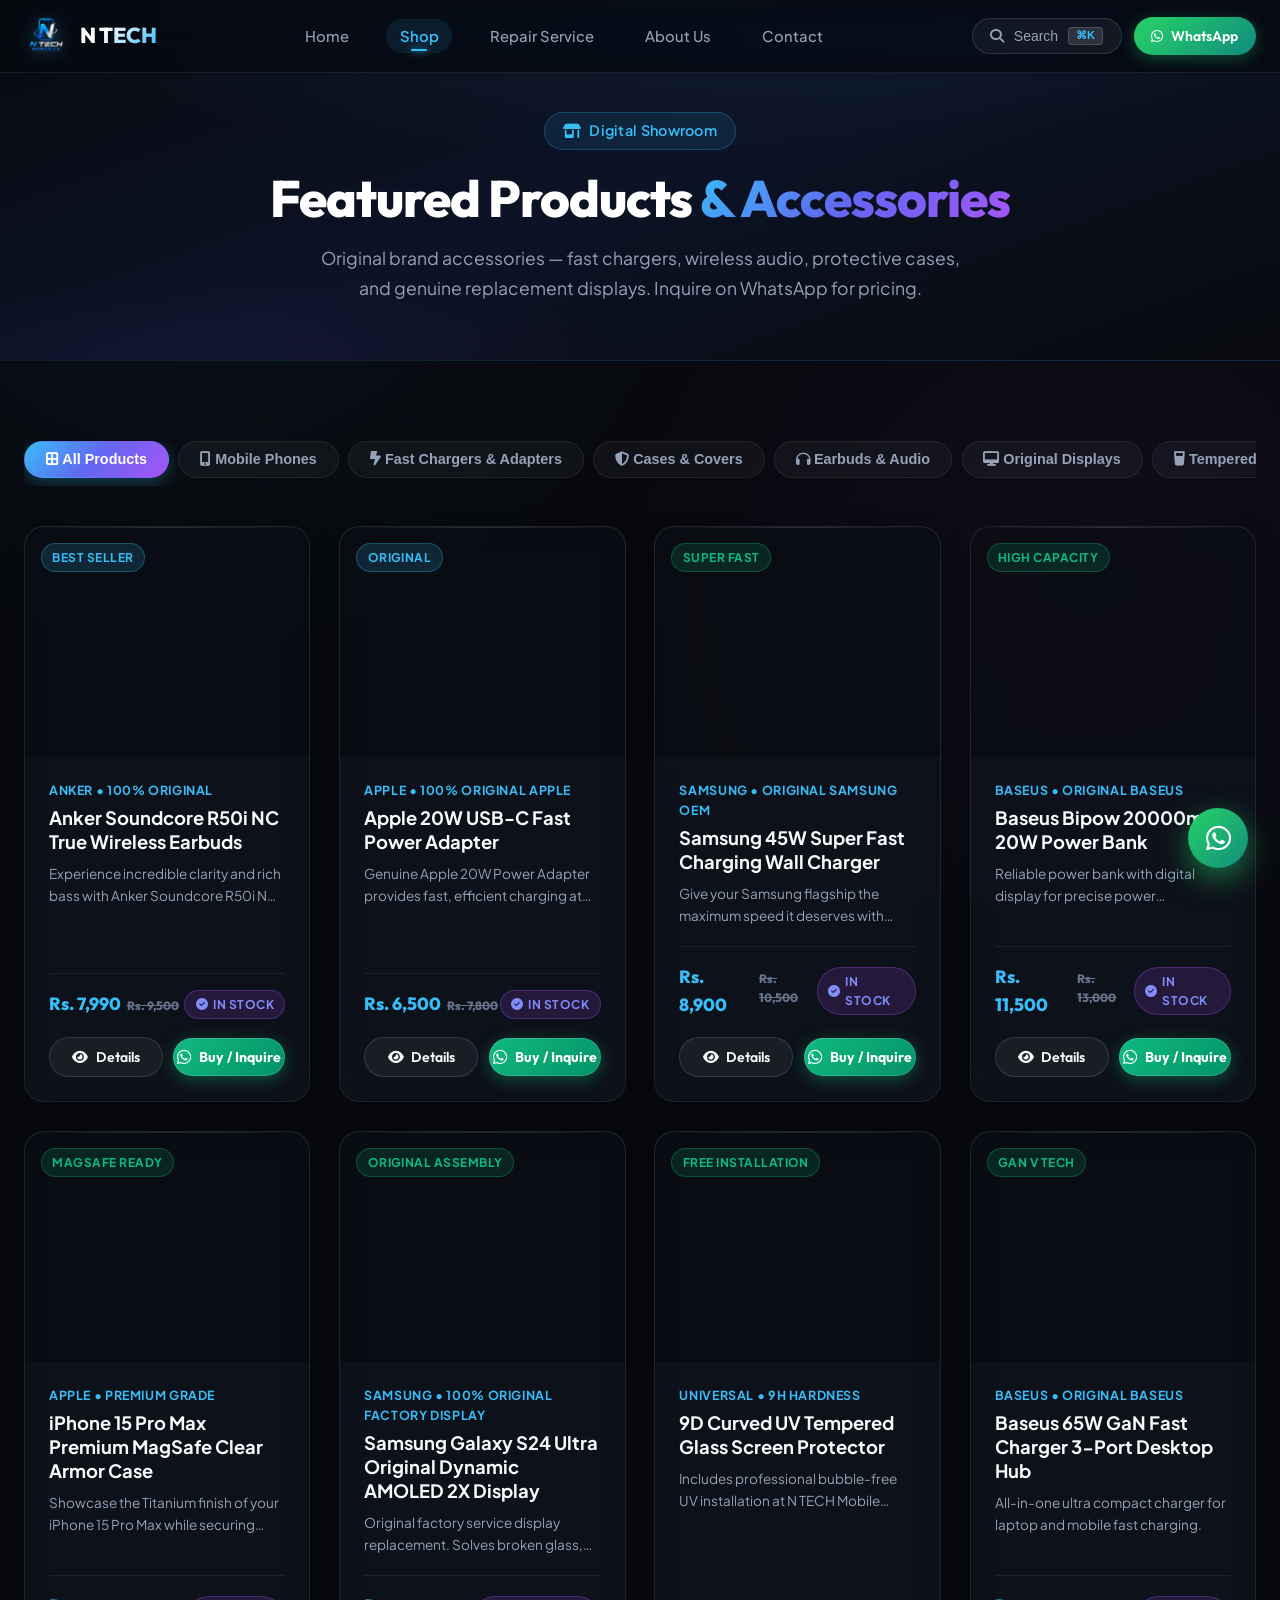
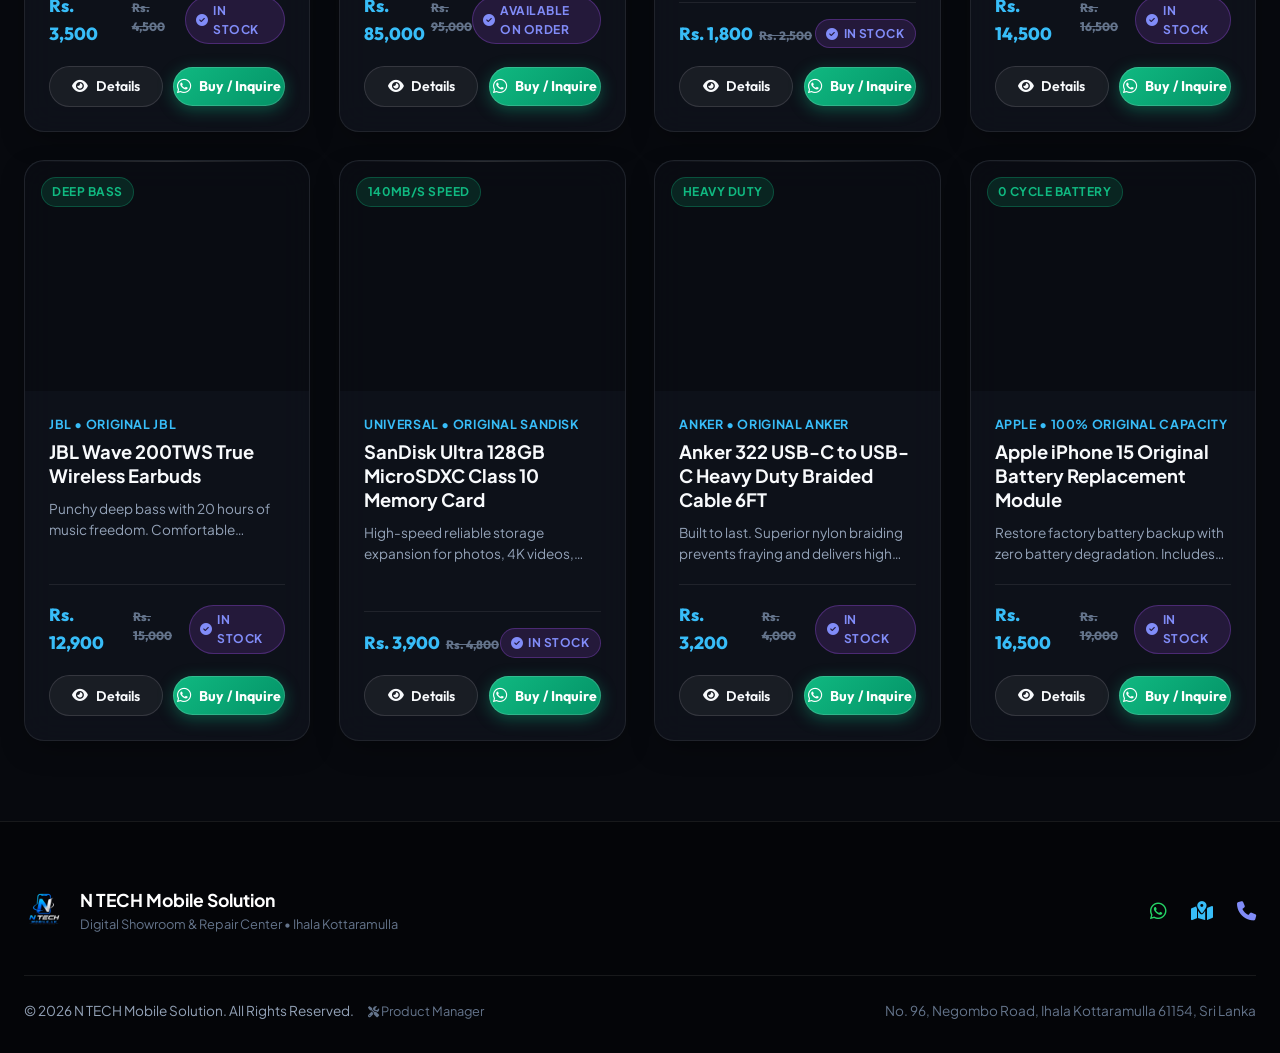
<file: shop.html>
<!DOCTYPE html>
<html lang="en">
<head>
    <meta charset="UTF-8">
    <meta name="viewport" content="width=device-width, initial-scale=1.0, maximum-scale=1.0, user-scalable=no, shrink-to-fit=no, viewport-fit=cover">
    <title>Shop | N TECH Mobile Solution – Phones, Accessories & Genuine Parts</title>
    <meta name="description" content="Browse the full N TECH Mobile Solution product showroom. Original smartphones, fast chargers, wireless earbuds, tempered glass, cases, displays and more. Inquire on WhatsApp.">
    <meta name="keywords" content="N TECH Mobile Solution Shop, Buy Anker Charger Sri Lanka, Buy iPhone Accessories Kottaramulla, Earbuds Sri Lanka, Samsung Case Sri Lanka">

    <!-- Favicon & App Icons -->
    <link rel="apple-touch-icon" sizes="180x180" href="./logo/favicon_io/apple-touch-icon.png">
    <link rel="icon" type="image/png" sizes="32x32" href="./logo/favicon_io/favicon-32x32.png">
    <link rel="icon" type="image/png" sizes="16x16" href="./logo/favicon_io/favicon-16x16.png">
    <link rel="shortcut icon" href="./logo/favicon_io/favicon.ico">
    <link rel="manifest" href="./logo/favicon_io/site.webmanifest">

    <!-- Google Fonts -->
    <link rel="preconnect" href="https://fonts.googleapis.com">
    <link rel="preconnect" href="https://fonts.gstatic.com" crossorigin>
    <link href="https://fonts.googleapis.com/css2?family=Outfit:wght@400;500;600;700;800;900&family=Plus+Jakarta+Sans:wght@400;500;600;700;800&display=swap" rel="stylesheet">

    <!-- Font Awesome 6.5.1 Icons -->
    <link rel="stylesheet" href="https://cdnjs.cloudflare.com/ajax/libs/font-awesome/6.5.1/css/all.min.css">

    <!-- Master Stylesheets -->
    <link rel="stylesheet" href="css/main.css">
    <link rel="stylesheet" href="css/glassmorphism.css">
    <link rel="stylesheet" href="css/components.css">
</head>
<body>

    <!-- SITE HEADER / STICKY NAVBAR -->
    <header class="site-header">
        <div class="container">
            <nav class="navbar">
                <a href="index.html" class="brand-logo">
                    <img src="./logo/favicon_io/apple-touch-icon.png" alt="N TECH Logo" onerror="this.onerror=null; this.src='./logo/favicon_io/android-chrome-192x192.png';">
                    <span class="brand-name">N TECH</span>
                </a>

                <ul class="nav-menu">
                    <li><a href="index.html" class="nav-link">Home</a></li>
                    <li><a href="shop.html" class="nav-link active">Shop</a></li>
                    <li><a href="repair.html" class="nav-link">Repair Service</a></li>
                    <li><a href="about.html#about" class="nav-link">About Us</a></li>
                    <li><a href="about.html#contact" class="nav-link">Contact</a></li>
                </ul>

                <div class="nav-actions">
                    <button class="search-trigger-btn trigger-search-modal" aria-label="Search">
                        <i class="fa-solid fa-magnifying-glass"></i>
                        <span>Search</span>
                        <span class="search-kbd">⌘K</span>
                    </button>

                    <a href="https://wa.me/94712309934?text=Hi%20N%20TECH%20Mobile%20Solution,%20I%20have%20an%20inquiry." target="_blank" class="btn btn-whatsapp btn-sm">
                        <i class="fa-brands fa-whatsapp"></i>
                        <span>WhatsApp</span>
                    </a>

                    <button class="mobile-menu-toggle" id="mobileMenuToggleBtn" aria-label="Toggle Navigation Menu" aria-expanded="false">
                        <i class="fa-solid fa-bars"></i>
                    </button>
                </div>
            </nav>
        </div>
    </header>

    <!-- SMART UNIVERSAL SEARCH MODAL -->
    <div class="search-modal-backdrop" id="searchModal">
        <div class="search-modal-box">
            <div class="search-input-wrapper">
                <i class="fa-solid fa-magnifying-glass"></i>
                <input type="text" class="search-input-field" id="universalSearchInput" placeholder="Search products, repairs, iPhone, Samsung, chargers, displays...">
                <button class="search-close-btn" id="searchModalClose"><i class="fa-solid fa-xmark"></i></button>
            </div>
            <div class="search-results-container" id="searchResultsList">
                <!-- Search suggestions populated dynamically -->
            </div>
        </div>
    </div>

    <!-- PAGE HERO BANNER -->
    <section class="page-hero-banner">
        <div class="container">
            <span class="tag"><i class="fa-solid fa-shop"></i> Digital Showroom</span>
            <h1>Featured Products <span class="text-gradient">&amp; Accessories</span></h1>
            <p>Original brand accessories — fast chargers, wireless audio, protective cases, and genuine replacement displays. Inquire on WhatsApp for pricing.</p>
        </div>
    </section>

    <!-- PRODUCT SHOWROOM SECTION -->
    <section class="section-padding" id="shop">
        <div class="container">

            <div class="shop-filters-bar">
                <div class="category-tabs" id="categoryTabsBar">
                    <!-- Dynamic category tabs rendered by JS -->
                </div>
            </div>

            <div class="product-grid" id="productsGridContainer">
                <!-- Product cards rendered dynamically -->
            </div>
        </div>
    </section>

    <!-- PRODUCT DETAIL MODAL -->
    <div class="modal-backdrop" id="productModal">
        <div class="modal-content-box" id="productModalContent">
            <!-- Modal Content rendered dynamically -->
        </div>
    </div>

    <!-- MOBILE BOTTOM NAVIGATION BAR -->
    <div class="mobile-bottom-bar">
        <a href="index.html" class="mobile-bottom-item">
            <i class="fa-solid fa-house"></i>
            <span>Home</span>
        </a>
        <a href="shop.html" class="mobile-bottom-item active">
            <i class="fa-solid fa-bag-shopping"></i>
            <span>Shop</span>
        </a>
        <a href="repair.html" class="mobile-bottom-item">
            <i class="fa-solid fa-screwdriver-wrench"></i>
            <span>Repair</span>
        </a>
        <a href="#" class="mobile-bottom-item trigger-search-modal">
            <i class="fa-solid fa-magnifying-glass"></i>
            <span>Search</span>
        </a>
        <a href="https://wa.me/94712309934" target="_blank" class="mobile-bottom-item">
            <i class="fa-brands fa-whatsapp" style="color: #25D366;"></i>
            <span>WhatsApp</span>
        </a>
    </div>

    <!-- FLOATING WHATSAPP CTA & BACK TO TOP BUTTON -->
    <a href="https://wa.me/94712309934?text=Hi%20N%20TECH%20Mobile%20Solution,%20I%20have%20an%20inquiry." target="_blank" class="floating-whatsapp-btn" title="Chat on WhatsApp">
        <i class="fa-brands fa-whatsapp"></i>
    </a>

    <button id="backToTopBtn" class="back-to-top-btn" title="Back to Top">
        <i class="fa-solid fa-arrow-up"></i>
    </button>

    <!-- FOOTER -->
    <footer class="site-footer">
        <div class="container">
            <div style="display: flex; flex-wrap: wrap; justify-content: space-between; align-items: center; gap: 2rem; padding-bottom: 2.5rem; border-bottom: 1px solid var(--border-glass);">
                <div style="display: flex; align-items: center; gap: 1rem;">
                    <img src="./logo/favicon_io/android-chrome-192x192.png" alt="N TECH Logo" style="height: 40px;" onerror="this.onerror=null; this.src='./logo/favicon_io/apple-touch-icon.png';">
                    <div>
                        <strong style="color: #fff; font-size: 1.1rem;">N TECH Mobile Solution</strong>
                        <div style="font-size: 0.8rem; color: var(--text-dim);">Digital Showroom & Repair Center • Ihala Kottaramulla</div>
                    </div>
                </div>

                <div style="display: flex; gap: 1.5rem; font-size: 1.2rem;">
                    <a href="https://wa.me/94712309934" target="_blank" style="color: #25D366;"><i class="fa-brands fa-whatsapp"></i></a>
                    <a href="https://maps.app.goo.gl/EK1Euto6gXmWAENE9" target="_blank" style="color: var(--accent-cyan);"><i class="fa-solid fa-map-location-dot"></i></a>
                    <a href="tel:+94712309934" style="color: var(--accent-purple);"><i class="fa-solid fa-phone"></i></a>
                </div>
            </div>

            <div style="display: flex; flex-wrap: wrap; justify-content: space-between; align-items: center; padding-top: 1.5rem; font-size: 0.85rem;">
                <div>
                    © 2026 N TECH Mobile Solution. All Rights Reserved. <a href="admin.html" style="color: var(--text-dim); text-decoration: none; font-size: 0.8rem; margin-left: 0.75rem;"><i class="fa-solid fa-screwdriver-wrench" style="font-size:0.7rem;"></i> Product Manager</a>
                </div>
                <div style="color: var(--text-dim);">
                    No. 96, Negombo Road, Ihala Kottaramulla 61154, Sri Lanka
                </div>
            </div>
        </div>
    </footer>

    <!-- JavaScript Core Modules -->
    <script src="js/data.js"></script>
    <script src="js/search.js"></script>
    <script src="js/repair-wizard.js"></script>
    <script src="js/shop.js"></script>
    <script src="js/main.js"></script>
</body>
</html>
</file>
<file: css/main.css>
/* N TECH Mobile Solution - Master Theme Stylesheet */
@import url('https://fonts.googleapis.com/css2?family=Plus+Jakarta+Sans:ital,wght@0,300;0,400;0,500;0,600;0,700;0,800;1,400&family=Outfit:wght@400;500;600;700;800;900&display=swap');

:root {
    /* Theme Palette - Luxury Apple Dark Mode */
    --bg-dark: #07090e;
    --bg-card: rgba(18, 22, 33, 0.65);
    --bg-card-hover: rgba(28, 34, 52, 0.85);
    --bg-glass: rgba(15, 20, 32, 0.7);
    --bg-glass-heavy: rgba(10, 14, 23, 0.92);
    
    /* Primary Gradients & Accents */
    --accent-blue: #0071e3;
    --accent-cyan: #38bdf8;
    --accent-purple: #818cf8;
    --accent-emerald: #10b981;
    --accent-amber: #f59e0b;
    --accent-pink: #ec4899;
    
    --gradient-primary: linear-gradient(135deg, #38bdf8 0%, #6366f1 50%, #a855f7 100%);
    --gradient-glow: linear-gradient(135deg, rgba(56, 189, 248, 0.3), rgba(99, 102, 241, 0.3));
    --gradient-dark: linear-gradient(180deg, rgba(7, 9, 14, 0) 0%, #07090e 100%);
    
    /* Text Colors */
    --text-main: #f8fafc;
    --text-muted: #94a3b8;
    --text-dim: #64748b;
    
    /* Borders & Glows */
    --border-glass: rgba(255, 255, 255, 0.08);
    --border-glass-light: rgba(255, 255, 255, 0.15);
    --border-glow: rgba(56, 189, 248, 0.4);
    
    /* Shadow & Effects */
    --shadow-soft: 0 10px 30px -10px rgba(0, 0, 0, 0.5);
    --shadow-glass: 0 20px 50px rgba(0, 0, 0, 0.6);
    --shadow-glow: 0 0 30px rgba(56, 189, 248, 0.25);
    
    /* Typography */
    --font-heading: 'Outfit', -apple-system, BlinkMacSystemFont, sans-serif;
    --font-body: 'Plus Jakarta Sans', -apple-system, BlinkMacSystemFont, sans-serif;
    
    /* Spacing & Transitions */
    --radius-sm: 8px;
    --radius-md: 14px;
    --radius-lg: 20px;
    --radius-xl: 28px;
    --radius-full: 9999px;
    --transition-fast: all 0.2s cubic-bezier(0.4, 0, 0.2, 1);
    --transition-smooth: all 0.35s cubic-bezier(0.16, 1, 0.3, 1);
}

/* CSS Reset & Defaults */
*, *::before, *::after {
    box-sizing: border-box;
    margin: 0;
    padding: 0;
}

html {
    scroll-behavior: smooth;
    font-size: 16px;
    -webkit-tap-highlight-color: transparent;
    overflow-x: hidden;
    width: 100%;
    max-width: 100vw;
}

body {
    background-color: var(--bg-dark);
    color: var(--text-main);
    font-family: var(--font-body);
    line-height: 1.6;
    overflow-x: hidden;
    width: 100%;
    max-width: 100vw;
    position: relative;
    min-height: 100vh;
    background-image: 
        radial-gradient(circle at 15% 15%, rgba(56, 189, 248, 0.05) 0%, transparent 40%),
        radial-gradient(circle at 85% 65%, rgba(168, 85, 247, 0.05) 0%, transparent 40%);
    background-attachment: fixed;
}

/* Typography Utilities */
h1, h2, h3, h4, h5, h6 {
    font-family: var(--font-heading);
    font-weight: 700;
    letter-spacing: -0.02em;
    line-height: 1.2;
    color: var(--text-main);
}

.text-gradient {
    background: var(--gradient-primary);
    -webkit-background-clip: text;
    -webkit-text-fill-color: transparent;
    background-clip: text;
}

.text-muted { color: var(--text-muted); }
.text-dim { color: var(--text-dim); }

/* Layout Containers */
.container {
    width: 100%;
    max-width: 1280px;
    margin: 0 auto;
    padding: 0 1.5rem;
}

@media (max-width: 640px) {
    .container {
        padding: 0 1rem;
    }
}

.section-padding {
    padding: 5rem 0;
}

@media (max-width: 768px) {
    .section-padding {
        padding: 3.5rem 0;
    }
}

/* Section Header styling */
.section-header {
    text-align: center;
    max-width: 720px;
    margin: 0 auto 3.5rem auto;
}

.section-header .tag {
    display: inline-flex;
    align-items: center;
    gap: 0.5rem;
    padding: 0.4rem 1rem;
    border-radius: var(--radius-full);
    background: rgba(56, 189, 248, 0.1);
    border: 1px solid rgba(56, 189, 248, 0.25);
    color: var(--accent-cyan);
    font-size: 0.85rem;
    font-weight: 600;
    text-transform: uppercase;
    letter-spacing: 0.08em;
    margin-bottom: 1rem;
}

.section-header h2 {
    font-size: 2.75rem;
    margin-bottom: 1rem;
}

.section-header p {
    font-size: 1.1rem;
    color: var(--text-muted);
}

@media (max-width: 768px) {
    .section-header h2 {
        font-size: 2rem;
    }
    .section-header p {
        font-size: 0.98rem;
    }
}

/* Base Buttons */
.btn {
    display: inline-flex;
    align-items: center;
    justify-content: center;
    gap: 0.6rem;
    padding: 0.85rem 1.8rem;
    font-family: var(--font-heading);
    font-size: 1rem;
    font-weight: 600;
    border-radius: var(--radius-full);
    cursor: pointer;
    transition: var(--transition-fast);
    text-decoration: none;
    border: 1px solid transparent;
    outline: none;
    white-space: nowrap;
}

.btn-primary {
    background: var(--gradient-primary);
    color: #ffffff;
    box-shadow: 0 4px 20px rgba(56, 189, 248, 0.3);
}

.btn-primary:hover {
    transform: translateY(-2px);
    box-shadow: 0 8px 30px rgba(56, 189, 248, 0.5);
    filter: brightness(1.1);
}

.btn-secondary {
    background: rgba(255, 255, 255, 0.08);
    backdrop-filter: blur(10px);
    -webkit-backdrop-filter: blur(10px);
    border: 1px solid var(--border-glass-light);
    color: var(--text-main);
}

.btn-secondary:hover {
    background: rgba(255, 255, 255, 0.16);
    border-color: rgba(255, 255, 255, 0.3);
    transform: translateY(-2px);
}

.btn-whatsapp {
    background: linear-gradient(135deg, #25D366 0%, #128C7E 100%);
    color: #ffffff;
    box-shadow: 0 4px 20px rgba(37, 211, 102, 0.3);
}

.btn-whatsapp:hover {
    transform: translateY(-2px);
    box-shadow: 0 8px 30px rgba(37, 211, 102, 0.5);
}

.btn-sm {
    padding: 0.5rem 1.1rem;
    font-size: 0.88rem;
}

.btn-lg {
    padding: 1.1rem 2.4rem;
    font-size: 1.1rem;
}

/* Custom Scrollbar */
::-webkit-scrollbar {
    width: 8px;
}
::-webkit-scrollbar-track {
    background: var(--bg-dark);
}
::-webkit-scrollbar-thumb {
    background: rgba(255, 255, 255, 0.15);
    border-radius: var(--radius-full);
}
::-webkit-scrollbar-thumb:hover {
    background: rgba(56, 189, 248, 0.5);
}

/* Badge Utilities */
.badge {
    display: inline-flex;
    align-items: center;
    gap: 0.3rem;
    padding: 0.25rem 0.65rem;
    border-radius: var(--radius-full);
    font-size: 0.75rem;
    font-weight: 700;
    text-transform: uppercase;
    letter-spacing: 0.04em;
}

.badge-cyan {
    background: rgba(56, 189, 248, 0.15);
    border: 1px solid rgba(56, 189, 248, 0.3);
    color: var(--accent-cyan);
}

.badge-green {
    background: rgba(16, 185, 129, 0.15);
    border: 1px solid rgba(16, 185, 129, 0.3);
    color: var(--accent-emerald);
}

.badge-amber {
    background: rgba(245, 158, 11, 0.15);
    border: 1px solid rgba(245, 158, 11, 0.3);
    color: var(--accent-amber);
}

.badge-purple {
    background: rgba(168, 85, 247, 0.15);
    border: 1px solid rgba(168, 85, 247, 0.3);
    color: var(--accent-purple);
}
</file>
<file: css/glassmorphism.css>
/* N TECH Mobile Solution - Glassmorphism & Visual Effects System */

/* Master Glass Card */
.glass-card {
    background: var(--bg-card);
    backdrop-filter: blur(16px);
    -webkit-backdrop-filter: blur(16px);
    border: 1px solid var(--border-glass);
    border-radius: var(--radius-lg);
    box-shadow: var(--shadow-soft);
    transition: var(--transition-smooth);
    position: relative;
    overflow: hidden;
}

.glass-card::before {
    content: '';
    position: absolute;
    top: 0;
    left: 0;
    right: 0;
    height: 1px;
    background: linear-gradient(90deg, transparent, rgba(255, 255, 255, 0.2), transparent);
}

.glass-card:hover {
    background: var(--bg-card-hover);
    border-color: var(--border-glass-light);
    transform: translateY(-4px);
    box-shadow: 0 20px 40px -15px rgba(0, 0, 0, 0.7), var(--shadow-glow);
}

/* Glass Heavy Container */
.glass-container {
    background: var(--bg-glass-heavy);
    backdrop-filter: blur(24px);
    -webkit-backdrop-filter: blur(24px);
    border: 1px solid var(--border-glass);
    border-radius: var(--radius-xl);
    box-shadow: var(--shadow-glass);
}

/* Neon Glow Border Effects */
.glow-border {
    position: relative;
}

.glow-border::after {
    content: '';
    position: absolute;
    inset: -1px;
    background: var(--gradient-primary);
    border-radius: inherit;
    z-index: -1;
    opacity: 0;
    transition: var(--transition-smooth);
    filter: blur(8px);
}

.glow-border:hover::after {
    opacity: 0.6;
}

/* Floating Animations */
@keyframes floatSlow {
    0%, 100% { transform: translateY(0px) rotate(0deg); }
    50% { transform: translateY(-10px) rotate(1deg); }
}

@keyframes pulseGlow {
    0%, 100% { opacity: 0.4; transform: scale(1); }
    50% { opacity: 0.8; transform: scale(1.05); }
}

@keyframes shine {
    0% { transform: translateX(-100%); }
    100% { transform: translateX(200%); }
}

.animate-float {
    animation: floatSlow 6s ease-in-out infinite;
}

.animate-pulse-glow {
    animation: pulseGlow 4s ease-in-out infinite;
}

/* Shimmer Light Effect */
.shimmer-effect {
    position: relative;
    overflow: hidden;
}

.shimmer-effect::after {
    content: '';
    position: absolute;
    top: -50%;
    left: -50%;
    width: 200%;
    height: 200%;
    background: linear-gradient(
        60deg,
        transparent 30%,
        rgba(255, 255, 255, 0.08) 50%,
        transparent 70%
    );
    transform: rotate(30deg);
    transition: var(--transition-smooth);
    opacity: 0;
}

.shimmer-effect:hover::after {
    opacity: 1;
    animation: shine 1.5s ease-out;
}

/* Glass Pill Badge */
.glass-pill {
    background: rgba(255, 255, 255, 0.06);
    backdrop-filter: blur(12px);
    -webkit-backdrop-filter: blur(12px);
    border: 1px solid var(--border-glass-light);
    border-radius: var(--radius-full);
    padding: 0.4rem 1.1rem;
    font-size: 0.85rem;
    color: var(--text-main);
    display: inline-flex;
    align-items: center;
    gap: 0.5rem;
}
</file>
<file: css/components.css>
/* N TECH Mobile Solution - Component Layout & Design System */

/* Header & Navbar */
.site-header {
    position: fixed;
    top: 0;
    left: 0;
    right: 0;
    z-index: 1000;
    background: rgba(7, 9, 14, 0.75);
    backdrop-filter: blur(24px) saturate(180%);
    -webkit-backdrop-filter: blur(24px) saturate(180%);
    border-bottom: 1px solid rgba(255, 255, 255, 0.08);
    transition: all 0.3s cubic-bezier(0.4, 0, 0.2, 1);
}

.site-header.scrolled {
    background: rgba(7, 9, 14, 0.94);
    box-shadow: 0 10px 30px rgba(0, 0, 0, 0.7), 0 1px 0 rgba(56, 189, 248, 0.15);
    border-bottom-color: rgba(56, 189, 248, 0.2);
}

.navbar {
    display: flex;
    align-items: center;
    justify-content: space-between;
    height: 72px;
}

.brand-logo {
    display: flex;
    align-items: center;
    gap: 0.75rem;
    text-decoration: none;
    transition: transform 0.2s cubic-bezier(0.4, 0, 0.2, 1);
}

.brand-logo:hover {
    transform: translateY(-1px);
}

.brand-logo img {
    height: 44px;
    width: auto;
    object-fit: contain;
    filter: drop-shadow(0 2px 10px rgba(56, 189, 248, 0.45));
    transition: filter 0.3s ease;
}

.brand-logo:hover img {
    filter: drop-shadow(0 2px 16px rgba(56, 189, 248, 0.75));
}

.brand-name {
    font-family: var(--font-heading);
    font-size: 1.35rem;
    font-weight: 800;
    letter-spacing: -0.02em;
    background: linear-gradient(135deg, #ffffff 30%, #38bdf8 100%);
    -webkit-background-clip: text;
    -webkit-text-fill-color: transparent;
    line-height: 1;
}

.nav-menu {
    display: flex;
    align-items: center;
    gap: 1.5rem;
    list-style: none;
    margin: 0;
    padding: 0;
}

.nav-link {
    color: var(--text-muted);
    font-size: 0.925rem;
    font-weight: 500;
    text-decoration: none;
    padding: 0.5rem 0.85rem;
    border-radius: var(--radius-full);
    transition: all 0.25s cubic-bezier(0.4, 0, 0.2, 1);
    position: relative;
}

.nav-link:hover {
    color: var(--text-main);
    background: rgba(255, 255, 255, 0.06);
}

.nav-link.active {
    color: var(--accent-cyan);
    font-weight: 600;
    background: rgba(56, 189, 248, 0.1);
}

.nav-link::after {
    content: '';
    position: absolute;
    bottom: 2px;
    left: 50%;
    transform: translateX(-50%) scaleX(0);
    width: 16px;
    height: 2px;
    background: var(--accent-cyan);
    border-radius: 2px;
    transition: transform 0.25s cubic-bezier(0.4, 0, 0.2, 1);
    box-shadow: 0 0 8px var(--accent-cyan);
}

.nav-link:hover::after, .nav-link.active::after {
    transform: translateX(-50%) scaleX(1);
}

.nav-actions {
    display: flex;
    align-items: center;
    gap: 0.75rem;
}

.search-trigger-btn {
    display: flex;
    align-items: center;
    gap: 0.6rem;
    padding: 0.5rem 1.1rem;
    border-radius: var(--radius-full);
    background: rgba(255, 255, 255, 0.05);
    border: 1px solid rgba(255, 255, 255, 0.12);
    color: var(--text-muted);
    font-size: 0.875rem;
    font-weight: 500;
    cursor: pointer;
    transition: all 0.25s ease;
}

.search-trigger-btn:hover {
    background: rgba(56, 189, 248, 0.1);
    color: var(--text-main);
    border-color: rgba(56, 189, 248, 0.4);
    box-shadow: 0 0 15px rgba(56, 189, 248, 0.25);
}

.search-kbd {
    background: rgba(255, 255, 255, 0.12);
    border: 1px solid rgba(255, 255, 255, 0.15);
    padding: 0.1rem 0.45rem;
    border-radius: 4px;
    font-size: 0.7rem;
    font-weight: 700;
    color: var(--accent-cyan);
}

.btn-whatsapp {
    background: linear-gradient(135deg, #25D366 0%, #128C7E 100%);
    color: #ffffff !important;
    font-weight: 600;
    border: none;
    box-shadow: 0 4px 15px rgba(37, 211, 102, 0.3);
    transition: all 0.25s ease;
    display: inline-flex;
    align-items: center;
    gap: 0.5rem;
    padding: 0.5rem 1.1rem;
    border-radius: var(--radius-full);
    text-decoration: none;
    font-size: 0.875rem;
}

.btn-whatsapp:hover {
    box-shadow: 0 6px 20px rgba(37, 211, 102, 0.5);
    transform: translateY(-1px);
}

/* Mobile Hamburger & Drawer */
.mobile-menu-toggle {
    display: none;
    background: rgba(255, 255, 255, 0.06);
    border: 1px solid rgba(255, 255, 255, 0.1);
    color: var(--text-main);
    font-size: 1.2rem;
    cursor: pointer;
    width: 40px;
    height: 40px;
    border-radius: 50%;
    align-items: center;
    justify-content: center;
    transition: all 0.2s ease;
}

.mobile-menu-toggle i {
    pointer-events: none;
}

.mobile-menu-toggle:hover {
    background: rgba(56, 189, 248, 0.15);
    color: var(--accent-cyan);
    border-color: rgba(56, 189, 248, 0.3);
}

@media (max-width: 992px) {
    .nav-actions {
        gap: 0.5rem;
        flex-shrink: 0;
    }

    .nav-menu {
        display: none;
        position: absolute;
        top: 100%;
        left: 0;
        right: 0;
        width: 100%;
        flex-direction: column;
        align-items: stretch;
        background: rgba(7, 9, 14, 0.98);
        backdrop-filter: blur(24px);
        -webkit-backdrop-filter: blur(24px);
        padding: 1.25rem 1.5rem;
        border-bottom: 1px solid rgba(56, 189, 248, 0.2);
        box-shadow: 0 20px 40px rgba(0, 0, 0, 0.85);
        gap: 0.5rem;
        z-index: 9999 !important;
    }

    .nav-menu.active {
        display: flex !important;
    }

    .nav-link {
        padding: 0.75rem 1rem;
        border-radius: var(--radius-md);
        font-size: 1rem;
    }

    .nav-link::after {
        display: none;
    }

    .search-kbd {
        display: none !important;
    }

    .search-trigger-btn {
        padding: 0;
        width: 38px;
        height: 38px;
        border-radius: 50%;
        justify-content: center;
        flex-shrink: 0;
    }

    .search-trigger-btn span {
        display: none !important;
    }

    .btn-whatsapp {
        padding: 0;
        width: 38px;
        height: 38px;
        border-radius: 50%;
        justify-content: center;
        flex-shrink: 0;
    }

    .btn-whatsapp span {
        display: none !important;
    }

    .btn-whatsapp i {
        font-size: 1.15rem;
        margin: 0;
    }

    .mobile-menu-toggle {
        display: flex;
        flex-shrink: 0;
    }
}

@media (max-width: 576px) {
    .navbar {
        height: 64px;
    }
    
    .brand-logo img {
        height: 36px;
    }

    .brand-name {
        font-size: 1.15rem;
    }

    .nav-actions {
        gap: 0.4rem;
    }
}

/* Hero Section with Ambient Video & Overlay */
.hero-section {
    position: relative;
    min-height: 92vh;
    padding-top: 100px;
    display: flex;
    align-items: center;
    overflow: hidden;
    background: var(--bg-dark);
}

.hero-video-wrapper {
    position: absolute;
    top: 0;
    left: 0;
    width: 100%;
    height: 100%;
    z-index: 1;
    overflow: hidden;
}

.hero-video {
    width: 100%;
    height: 100%;
    object-fit: cover;
    opacity: 0.35;
    filter: brightness(0.8) contrast(1.1);
}

.hero-bg-image {
    position: absolute;
    top: 0;
    left: 0;
    width: 100%;
    height: 100%;
    background-size: cover;
    background-position: center;
    opacity: 0.25;
    z-index: 0;
}

.hero-overlay {
    position: absolute;
    inset: 0;
    background: linear-gradient(180deg, 
        rgba(7, 9, 14, 0.75) 0%, 
        rgba(7, 9, 14, 0.85) 60%, 
        #07090e 100%);
    z-index: 2;
}

.hero-content {
    position: relative;
    z-index: 3;
    max-width: 860px;
    padding-top: 2rem;
    padding-bottom: 3rem;
}

.hero-badge-pill {
    display: inline-flex;
    align-items: center;
    gap: 0.6rem;
    padding: 0.5rem 1.2rem;
    border-radius: var(--radius-full);
    background: rgba(56, 189, 248, 0.12);
    border: 1px solid rgba(56, 189, 248, 0.3);
    color: var(--accent-cyan);
    font-size: 0.9rem;
    font-weight: 600;
    margin-bottom: 1.5rem;
}

.hero-title {
    font-size: 3.8rem;
    font-weight: 900;
    line-height: 1.08;
    margin-bottom: 1.5rem;
    letter-spacing: -0.03em;
}

.hero-description {
    font-size: 1.25rem;
    color: var(--text-muted);
    margin-bottom: 2.5rem;
    max-width: 700px;
    line-height: 1.6;
}

.hero-btn-group {
    display: flex;
    align-items: center;
    gap: 1.2rem;
    flex-wrap: wrap;
    margin-bottom: 3rem;
}

.hero-stats-row {
    display: grid;
    grid-template-columns: repeat(auto-fit, minmax(min(100%, 160px), 1fr));
    gap: 1.2rem;
    margin-top: 2rem;
}

.hero-stat-card {
    padding: 1rem 1.25rem;
    background: rgba(255, 255, 255, 0.04);
    border: 1px solid var(--border-glass);
    border-radius: var(--radius-md);
    backdrop-filter: blur(10px);
}

.hero-stat-number {
    font-family: var(--font-heading);
    font-size: 1.6rem;
    font-weight: 800;
    color: var(--accent-cyan);
}

.hero-stat-label {
    font-size: 0.82rem;
    color: var(--text-muted);
}

.video-control-btn {
    position: absolute;
    bottom: 2rem;
    right: 2rem;
    z-index: 4;
    width: 44px;
    height: 44px;
    border-radius: 50%;
    background: rgba(255, 255, 255, 0.1);
    backdrop-filter: blur(10px);
    border: 1px solid var(--border-glass-light);
    color: #fff;
    display: flex;
    align-items: center;
    justify-content: center;
    cursor: pointer;
    transition: var(--transition-fast);
}

.video-control-btn:hover {
    background: rgba(255, 255, 255, 0.25);
    transform: scale(1.08);
}

@media (max-width: 768px) {
    .hero-title {
        font-size: 2.4rem;
    }
    .hero-description {
        font-size: 1rem;
    }
    .hero-stats-row {
        grid-template-columns: repeat(2, 1fr);
    }
}

/* Universal Search Modal & Bar */
.search-modal-backdrop {
    position: fixed;
    inset: 0;
    z-index: 2000;
    background: rgba(0, 0, 0, 0.85);
    backdrop-filter: blur(16px);
    display: flex;
    align-items: flex-start;
    justify-content: center;
    padding-top: 80px;
    opacity: 0;
    pointer-events: none;
    transition: var(--transition-smooth);
}

.search-modal-backdrop.active {
    opacity: 1;
    pointer-events: auto;
}

.search-modal-box {
    width: 100%;
    max-width: 680px;
    margin: 0 1rem;
    background: #0d111a;
    border: 1px solid var(--border-glass-light);
    border-radius: var(--radius-xl);
    box-shadow: 0 25px 60px rgba(0, 0, 0, 0.9), var(--shadow-glow);
    overflow: hidden;
    transform: translateY(-20px);
    transition: var(--transition-smooth);
}

.search-modal-backdrop.active .search-modal-box {
    transform: translateY(0);
}

.search-input-wrapper {
    display: flex;
    align-items: center;
    padding: 1.25rem 1.5rem;
    border-bottom: 1px solid var(--border-glass);
    gap: 1rem;
}

.search-input-wrapper i {
    font-size: 1.25rem;
    color: var(--accent-cyan);
}

.search-input-field {
    width: 100%;
    background: none;
    border: none;
    outline: none;
    font-size: 1.2rem;
    color: var(--text-main);
    font-family: var(--font-body);
}

.search-input-field::placeholder {
    color: var(--text-dim);
}

.search-close-btn {
    background: rgba(255, 255, 255, 0.08);
    border: none;
    color: var(--text-muted);
    width: 32px;
    height: 32px;
    border-radius: 50%;
    cursor: pointer;
    display: flex;
    align-items: center;
    justify-content: center;
}

.search-close-btn:hover {
    color: #fff;
    background: rgba(255, 255, 255, 0.2);
}

.search-results-container {
    max-height: 420px;
    overflow-y: auto;
    padding: 1rem;
}

.search-group-title {
    font-size: 0.75rem;
    text-transform: uppercase;
    letter-spacing: 0.08em;
    color: var(--accent-cyan);
    font-weight: 700;
    margin: 0.8rem 0.5rem 0.4rem 0.5rem;
}

.search-item-card {
    display: flex;
    align-items: center;
    gap: 1rem;
    padding: 0.85rem 1rem;
    border-radius: var(--radius-md);
    cursor: pointer;
    transition: var(--transition-fast);
    text-decoration: none;
    color: var(--text-main);
}

.search-item-card:hover {
    background: rgba(56, 189, 248, 0.1);
}

.search-item-icon {
    width: 40px;
    height: 40px;
    border-radius: var(--radius-sm);
    background: rgba(255, 255, 255, 0.06);
    display: flex;
    align-items: center;
    justify-content: center;
    color: var(--accent-cyan);
    font-size: 1.1rem;
}

.search-item-details {
    flex: 1;
}

.search-item-title {
    font-weight: 600;
    font-size: 0.98rem;
}

.search-item-sub {
    font-size: 0.8rem;
    color: var(--text-muted);
}

/* Category Grid & Glass Cards */
.category-grid {
    display: grid;
    grid-template-columns: repeat(auto-fill, minmax(min(100%, 200px), 1fr));
    gap: 1.5rem;
}

.category-card {
    padding: 2rem 1.5rem;
    text-align: center;
    cursor: pointer;
    display: flex;
    flex-direction: column;
    align-items: center;
    justify-content: center;
    gap: 1rem;
}

.category-icon-box {
    width: 64px;
    height: 64px;
    border-radius: 20px;
    background: rgba(56, 189, 248, 0.1);
    border: 1px solid rgba(56, 189, 248, 0.25);
    display: flex;
    align-items: center;
    justify-content: center;
    font-size: 1.8rem;
    color: var(--accent-cyan);
    transition: var(--transition-fast);
}

.category-card:hover .category-icon-box {
    background: var(--gradient-primary);
    color: #ffffff;
    transform: scale(1.1) rotate(4deg);
    box-shadow: 0 10px 25px rgba(56, 189, 248, 0.4);
}

.category-title {
    font-size: 1.15rem;
    font-weight: 700;
}

.category-count {
    font-size: 0.82rem;
    color: var(--accent-cyan);
    font-weight: 600;
}

.category-desc {
    font-size: 0.85rem;
    color: var(--text-muted);
}

/* Repair Section & Wizard */
.repair-section-wrapper {
    background: radial-gradient(circle at 50% 50%, rgba(99, 102, 241, 0.08) 0%, transparent 70%);
}

.wizard-container {
    background: var(--bg-glass-heavy);
    border: 1px solid var(--border-glass-light);
    border-radius: var(--radius-xl);
    padding: 2.5rem;
    box-shadow: var(--shadow-glass);
}

.wizard-steps-header {
    display: flex;
    align-items: flex-start;
    justify-content: space-between;
    margin-bottom: 2.5rem;
    position: relative;
    gap: 0.5rem;
}

.wizard-step-indicator {
    display: flex;
    flex-direction: column;
    align-items: center;
    text-align: center;
    gap: 0.4rem;
    z-index: 2;
    cursor: pointer;
    flex: 1;
    min-width: 0;
}

.step-num {
    width: 42px;
    height: 42px;
    border-radius: 50%;
    background: rgba(255, 255, 255, 0.06);
    border: 1px solid var(--border-glass);
    display: flex;
    align-items: center;
    justify-content: center;
    font-weight: 700;
    color: var(--text-muted);
    transition: var(--transition-fast);
    flex-shrink: 0;
}

.wizard-step-indicator.active .step-num {
    background: var(--gradient-primary);
    color: #fff;
    border-color: transparent;
    box-shadow: 0 0 20px rgba(56, 189, 248, 0.5);
}

.wizard-step-indicator.completed .step-num {
    background: var(--accent-emerald);
    color: #fff;
}

.step-label {
    font-size: 0.82rem;
    font-weight: 600;
    color: var(--text-muted);
    text-align: center;
    width: 100%;
    line-height: 1.25;
    word-wrap: break-word;
    overflow-wrap: break-word;
}

.wizard-step-indicator.active .step-label {
    color: var(--text-main);
}

.repair-cards-grid {
    display: grid;
    grid-template-columns: repeat(auto-fill, minmax(min(100%, 240px), 1fr));
    gap: 1.25rem;
}

.repair-issue-card {
    padding: 1.5rem;
    border-radius: var(--radius-lg);
    background: rgba(255, 255, 255, 0.03);
    border: 1px solid var(--border-glass);
    cursor: pointer;
    transition: var(--transition-fast);
    position: relative;
}

.repair-issue-card:hover, .repair-issue-card.selected {
    background: rgba(56, 189, 248, 0.08);
    border-color: var(--accent-cyan);
    box-shadow: 0 10px 25px rgba(0, 0, 0, 0.5);
}

.repair-issue-card.selected::after {
    content: '\f00c';
    font-family: 'Font Awesome 6 Free';
    font-weight: 900;
    position: absolute;
    top: 1rem;
    right: 1rem;
    color: var(--accent-cyan);
}

.brand-select-grid {
    display: grid;
    grid-template-columns: repeat(auto-fill, minmax(130px, 1fr));
    gap: 1rem;
}

.brand-select-card {
    padding: 1.2rem;
    text-align: center;
    border-radius: var(--radius-md);
    background: rgba(255, 255, 255, 0.04);
    border: 1px solid var(--border-glass);
    cursor: pointer;
    transition: var(--transition-fast);
    display: flex;
    flex-direction: column;
    align-items: center;
    gap: 0.6rem;
}

.brand-select-card:hover, .brand-select-card.selected {
    background: rgba(99, 102, 241, 0.15);
    border-color: var(--accent-purple);
    transform: translateY(-2px);
}

.brand-select-card i {
    font-size: 2rem;
    color: var(--accent-cyan);
    height: 40px;
    display: flex;
    align-items: center;
    justify-content: center;
    transition: transform 0.2s ease, color 0.2s ease;
}

.brand-select-card:hover i,
.brand-select-card.selected i {
    color: var(--accent-cyan);
    transform: scale(1.15);
}

.wizard-search-box {
    margin-bottom: 1.5rem;
    position: relative;
}

.wizard-search-box input {
    width: 100%;
    padding: 0.9rem 1.2rem 0.9rem 2.8rem;
    border-radius: var(--radius-full);
    background: rgba(0, 0, 0, 0.4);
    border: 1px solid var(--border-glass-light);
    color: #fff;
    font-size: 0.95rem;
}

.wizard-search-box i {
    position: absolute;
    left: 1.2rem;
    top: 50%;
    transform: translateY(-50%);
    color: var(--text-dim);
}

.model-list-grid {
    display: grid;
    grid-template-columns: repeat(auto-fill, minmax(180px, 1fr));
    gap: 0.8rem;
    max-height: 320px;
    overflow-y: auto;
    padding-right: 0.5rem;
}

.model-item-btn {
    padding: 0.75rem 1rem;
    border-radius: var(--radius-md);
    background: rgba(255, 255, 255, 0.04);
    border: 1px solid var(--border-glass);
    color: var(--text-main);
    font-size: 0.9rem;
    font-weight: 500;
    text-align: left;
    cursor: pointer;
    transition: var(--transition-fast);
}

.model-item-btn:hover, .model-item-btn.selected {
    background: var(--accent-blue);
    border-color: transparent;
    color: #fff;
}

/* Shop Section & Product Cards */
.shop-filters-bar {
    display: flex;
    align-items: center;
    justify-content: space-between;
    gap: 1rem;
    margin-bottom: 2.5rem;
    flex-wrap: wrap;
}

.category-tabs {
    display: flex;
    align-items: center;
    gap: 0.6rem;
    overflow-x: auto;
    padding-bottom: 0.5rem;
    width: 100%;
}

.category-tab-btn {
    padding: 0.6rem 1.3rem;
    border-radius: var(--radius-full);
    background: rgba(255, 255, 255, 0.04);
    border: 1px solid var(--border-glass);
    color: var(--text-muted);
    font-size: 0.9rem;
    font-weight: 600;
    cursor: pointer;
    white-space: nowrap;
    transition: var(--transition-fast);
}

.category-tab-btn:hover, .category-tab-btn.active {
    background: var(--gradient-primary);
    color: #ffffff;
    border-color: transparent;
    box-shadow: 0 4px 15px rgba(56, 189, 248, 0.3);
}

.product-grid {
    display: grid;
    grid-template-columns: repeat(auto-fill, minmax(min(100%, 260px), 1fr));
    gap: 1.8rem;
}

.product-card {
    display: flex;
    flex-direction: column;
    height: 100%;
}

.product-img-wrapper {
    position: relative;
    width: 100%;
    height: 230px;
    background: rgba(0, 0, 0, 0.3);
    overflow: hidden;
    border-radius: var(--radius-lg) var(--radius-lg) 0 0;
}

.product-img {
    width: 100%;
    height: 100%;
    object-fit: cover;
    transition: transform 0.5s ease;
}

.product-card:hover .product-img {
    transform: scale(1.08);
}

.product-badge-overlay {
    position: absolute;
    top: 1rem;
    left: 1rem;
    z-index: 2;
}

.product-info-body {
    padding: 1.5rem;
    display: flex;
    flex-direction: column;
    flex: 1;
}

.product-brand {
    font-size: 0.78rem;
    color: var(--accent-cyan);
    font-weight: 700;
    text-transform: uppercase;
    letter-spacing: 0.05em;
    margin-bottom: 0.3rem;
}

.product-title {
    font-size: 1.15rem;
    font-weight: 700;
    margin-bottom: 0.6rem;
    line-height: 1.3;
}

.product-desc {
    font-size: 0.85rem;
    color: var(--text-muted);
    margin-bottom: 1.2rem;
    display: -webkit-box;
    -webkit-line-clamp: 2;
    -webkit-box-orient: vertical;
    overflow: hidden;
}

.product-price-row {
    margin-top: auto;
    display: flex;
    align-items: center;
    justify-content: space-between;
    padding-top: 1rem;
    border-top: 1px solid var(--border-glass);
}

.product-price {
    font-family: var(--font-heading);
    font-size: 1.25rem;
    font-weight: 800;
    color: var(--text-main);
}

.product-orig-price {
    font-size: 0.82rem;
    color: var(--text-dim);
    text-decoration: line-through;
}

.product-actions {
    display: flex;
    gap: 0.65rem;
    margin-top: 1.1rem;
    align-items: center;
}

.btn-order-whatsapp {
    flex: 1;
    background: linear-gradient(135deg, #10b981 0%, #059669 45%, #0284c7 100%);
    background-size: 200% 200%;
    color: #ffffff !important;
    font-family: var(--font-heading);
    font-weight: 700;
    font-size: 0.88rem;
    padding: 0.65rem 0.9rem;
    border-radius: var(--radius-full);
    border: none;
    cursor: pointer;
    display: inline-flex;
    align-items: center;
    justify-content: center;
    gap: 0.45rem;
    text-decoration: none;
    box-shadow: 0 4px 16px rgba(16, 185, 129, 0.38), 0 0 0 1px rgba(255, 255, 255, 0.15) inset;
    transition: all 0.3s cubic-bezier(0.4, 0, 0.2, 1);
    position: relative;
    overflow: hidden;
    white-space: nowrap;
}

.btn-order-whatsapp:hover {
    background-position: 100% 0;
    transform: translateY(-2px);
    box-shadow: 0 8px 25px rgba(16, 185, 129, 0.55), 0 0 18px rgba(56, 189, 248, 0.45);
}

.btn-order-whatsapp i {
    font-size: 1.05rem;
    transition: transform 0.25s ease;
}

.btn-order-whatsapp:hover i {
    transform: scale(1.15) rotate(-8deg);
}

.btn-view-details {
    flex: 1;
    background: rgba(255, 255, 255, 0.05);
    border: 1px solid rgba(255, 255, 255, 0.12);
    color: var(--text-main);
    font-family: var(--font-heading);
    font-weight: 600;
    font-size: 0.88rem;
    padding: 0.65rem 0.9rem;
    border-radius: var(--radius-full);
    cursor: pointer;
    display: inline-flex;
    align-items: center;
    justify-content: center;
    gap: 0.45rem;
    transition: all 0.25s ease;
    white-space: nowrap;
}

.btn-view-details:hover {
    background: rgba(56, 189, 248, 0.12);
    border-color: rgba(56, 189, 248, 0.4);
    color: #ffffff;
    box-shadow: 0 0 15px rgba(56, 189, 248, 0.2);
    transform: translateY(-2px);
}

/* Product Detail Modal */
.modal-backdrop {
    position: fixed;
    inset: 0;
    z-index: 2500;
    background: rgba(0, 0, 0, 0.85);
    backdrop-filter: blur(16px);
    display: flex;
    align-items: center;
    justify-content: center;
    padding: 1.5rem;
    opacity: 0;
    pointer-events: none;
    transition: var(--transition-smooth);
}

.modal-backdrop.active {
    opacity: 1;
    pointer-events: auto;
}

.modal-content-box {
    width: 100%;
    max-width: 900px;
    background: #0d111a;
    border: 1px solid var(--border-glass-light);
    border-radius: var(--radius-xl);
    box-shadow: 0 30px 80px rgba(0, 0, 0, 0.9);
    max-height: 90vh;
    overflow-y: auto;
    position: relative;
    padding: 2.5rem;
}

.modal-close-btn {
    position: absolute;
    top: 1.5rem;
    right: 1.5rem;
    width: 36px;
    height: 36px;
    border-radius: 50%;
    background: rgba(255, 255, 255, 0.1);
    border: none;
    color: #fff;
    cursor: pointer;
    display: flex;
    align-items: center;
    justify-content: center;
    font-size: 1.1rem;
    transition: var(--transition-fast);
}

.modal-close-btn:hover {
    background: rgba(255, 255, 255, 0.25);
}

/* Reviews & Testimonials */
.reviews-grid {
    display: grid;
    grid-template-columns: repeat(auto-fill, minmax(min(100%, 280px), 1fr));
    gap: 1.5rem;
}

.review-card {
    padding: 1.8rem;
    border-radius: var(--radius-lg);
}

.review-stars {
    color: var(--accent-amber);
    font-size: 1rem;
    margin-bottom: 0.8rem;
}

/* FAQs Accordion */
.faq-accordion {
    display: flex;
    flex-direction: column;
    gap: 1rem;
    max-width: 860px;
    margin: 0 auto;
}

.faq-item {
    background: var(--bg-card);
    border: 1px solid var(--border-glass);
    border-radius: var(--radius-md);
    overflow: hidden;
}

.faq-question {
    padding: 1.25rem 1.5rem;
    font-size: 1.08rem;
    font-weight: 600;
    cursor: pointer;
    display: flex;
    align-items: center;
    justify-content: space-between;
    gap: 1rem;
}

.faq-answer {
    padding: 0 1.5rem 1.25rem 1.5rem;
    color: var(--text-muted);
    font-size: 0.95rem;
    display: none;
}

.faq-item.active .faq-answer {
    display: block;
}

.faq-item.active .faq-question i {
    transform: rotate(180deg);
    color: var(--accent-cyan);
}

/* Contact & Map Embed */
.contact-wrapper,
.about-grid {
    display: grid;
    grid-template-columns: 1fr 1fr;
    gap: 2.5rem;
    align-items: center;
}

.modal-grid-inner {
    display: grid;
    grid-template-columns: 1fr 1fr;
    gap: 2.5rem;
}

@media (max-width: 992px) {
    .contact-wrapper,
    .about-grid {
        grid-template-columns: 1fr !important;
        gap: 2rem;
    }
}

@media (max-width: 768px) {
    .modal-grid-inner {
        grid-template-columns: 1fr !important;
        gap: 1.5rem;
    }
}

.contact-info-card {
    padding: 2.5rem;
}

.contact-detail-item {
    display: flex;
    align-items: flex-start;
    gap: 1.2rem;
    margin-bottom: 1.8rem;
}

.contact-detail-icon {
    width: 48px;
    height: 48px;
    border-radius: 14px;
    background: rgba(56, 189, 248, 0.12);
    border: 1px solid rgba(56, 189, 248, 0.3);
    color: var(--accent-cyan);
    display: flex;
    align-items: center;
    justify-content: center;
    font-size: 1.2rem;
    flex-shrink: 0;
}

.map-container {
    height: 100%;
    min-height: 380px;
    border-radius: var(--radius-xl);
    overflow: hidden;
    border: 1px solid var(--border-glass-light);
}

/* Mobile Bottom Nav Bar */
.mobile-bottom-bar {
    display: none;
    position: fixed;
    bottom: 0;
    left: 0;
    right: 0;
    z-index: 1200;
    background: rgba(10, 14, 23, 0.92);
    backdrop-filter: blur(20px);
    -webkit-backdrop-filter: blur(20px);
    border-top: 1px solid var(--border-glass);
    padding: 0.6rem 0.5rem;
}

@media (max-width: 768px) {
    .mobile-bottom-bar {
        display: flex;
        align-items: center;
        justify-content: space-around;
    }
}

.mobile-bottom-item {
    display: flex;
    flex-direction: column;
    align-items: center;
    gap: 0.25rem;
    color: var(--text-muted);
    font-size: 0.72rem;
    font-weight: 600;
    text-decoration: none;
    transition: var(--transition-fast);
}

.mobile-bottom-item i {
    font-size: 1.2rem;
}

.mobile-bottom-item.active, .mobile-bottom-item:hover {
    color: var(--accent-cyan);
}

/* Floating WhatsApp Button */
.floating-whatsapp-btn {
    position: fixed;
    bottom: 2rem;
    right: 2rem;
    z-index: 1100;
    width: 60px;
    height: 60px;
    border-radius: 50%;
    background: linear-gradient(135deg, #25D366 0%, #128C7E 100%);
    box-shadow: 0 10px 30px rgba(37, 211, 102, 0.5);
    color: #fff;
    display: flex;
    align-items: center;
    justify-content: center;
    font-size: 1.8rem;
    text-decoration: none;
    transition: var(--transition-smooth);
}

.floating-whatsapp-btn:hover {
    transform: scale(1.1) rotate(8deg);
    box-shadow: 0 15px 40px rgba(37, 211, 102, 0.7);
}

@media (max-width: 768px) {
    .floating-whatsapp-btn {
        bottom: 5rem;
        right: 1.2rem;
        width: 52px;
        height: 52px;
        font-size: 1.5rem;
    }
}

/* Back to Top Button */
.back-to-top-btn {
    position: fixed;
    bottom: 2.5rem;
    left: 2.5rem;
    z-index: 1300;
    width: 48px;
    height: 48px;
    border-radius: 50% !important;
    background: rgba(15, 23, 42, 0.9) !important;
    backdrop-filter: blur(16px);
    -webkit-backdrop-filter: blur(16px);
    border: 1px solid rgba(56, 189, 248, 0.4) !important;
    color: var(--accent-cyan) !important;
    display: none;
    align-items: center;
    justify-content: center;
    cursor: pointer;
    font-size: 1.1rem;
    box-shadow: 0 8px 25px rgba(0, 0, 0, 0.6);
    transition: all 0.3s cubic-bezier(0.4, 0, 0.2, 1);
    -webkit-appearance: none;
    appearance: none;
    outline: none;
}

.back-to-top-btn:hover {
    background: rgba(56, 189, 248, 0.25) !important;
    border-color: var(--accent-cyan) !important;
    color: #ffffff !important;
    transform: translateY(-3px) scale(1.06);
    box-shadow: 0 12px 30px rgba(56, 189, 248, 0.5);
}

@media (max-width: 768px) {
    .back-to-top-btn {
        display: none !important;
    }
}

/* Footer */
.site-footer {
    background: #040508;
    border-top: 1px solid var(--border-glass);
    padding: 4rem 0 2rem 0;
    color: var(--text-muted);
    margin-bottom: 0;
}

@media (max-width: 768px) {
    .site-footer {
        padding-bottom: 6rem; /* space for mobile bottom bar */
    }
}

/* Prevent horizontal overflow on small mobile screens */
@media (max-width: 576px) {
    .container {
        padding-left: 1rem;
        padding-right: 1rem;
    }

    .glass-container {
        padding: 1.5rem 1.25rem !important;
    }

    .product-grid,
    .reviews-grid,
    .repair-cards-grid,
    .category-grid,
    .contact-wrapper,
    .about-grid,
    .hero-stats-row {
        grid-template-columns: 1fr !important;
    }

    .modal-content-box {
        padding: 1.5rem 1.2rem;
    }

    .wizard-container {
        padding: 1.5rem 1rem !important;
    }

    .wizard-steps-header {
        margin-bottom: 1.75rem;
        gap: 0.25rem;
    }

    .step-num {
        width: 36px;
        height: 36px;
        font-size: 0.9rem;
    }

    .step-label {
        font-size: 0.725rem;
        text-align: center;
    }
}

/* ============================================================
   PAGE HERO BANNER — Inner pages (Shop, Repair, About)
   ============================================================ */
.page-hero-banner {
    padding: 7rem 0 3.5rem;
    background: linear-gradient(160deg,
        rgba(7, 9, 14, 0.95) 0%,
        rgba(12, 20, 40, 0.9) 50%,
        rgba(7, 9, 14, 0.95) 100%);
    position: relative;
    overflow: hidden;
    border-bottom: 1px solid rgba(56, 189, 248, 0.12);
    text-align: center;
}

.page-hero-banner::before {
    content: '';
    position: absolute;
    inset: 0;
    background:
        radial-gradient(ellipse 80% 60% at 50% 0%, rgba(56, 189, 248, 0.08) 0%, transparent 70%),
        radial-gradient(ellipse 50% 40% at 20% 100%, rgba(139, 92, 246, 0.06) 0%, transparent 60%);
    pointer-events: none;
}

.page-hero-banner .container {
    position: relative;
    z-index: 1;
}

.page-hero-banner .tag {
    display: inline-flex;
    align-items: center;
    gap: 0.5rem;
    background: rgba(56, 189, 248, 0.1);
    border: 1px solid rgba(56, 189, 248, 0.25);
    color: var(--accent-cyan);
    padding: 0.4rem 1.1rem;
    border-radius: 100px;
    font-size: 0.9rem;
    font-weight: 600;
    letter-spacing: 0.02em;
    margin-bottom: 1.2rem;
}

.page-hero-banner h1 {
    font-size: clamp(2rem, 5vw, 3.2rem);
    font-weight: 800;
    line-height: 1.15;
    margin-bottom: 1rem;
    color: #fff;
}

.page-hero-banner p {
    font-size: 1.1rem;
    color: var(--text-muted);
    max-width: 660px;
    margin: 0 auto;
    line-height: 1.7;
}

@media (max-width: 480px) {
    .page-hero-banner {
        padding: 5.5rem 0 2.5rem;
    }
    .page-hero-banner h1 {
        font-size: 1.8rem;
    }
    .page-hero-banner p {
        font-size: 0.95rem;
    }
}
</file>
